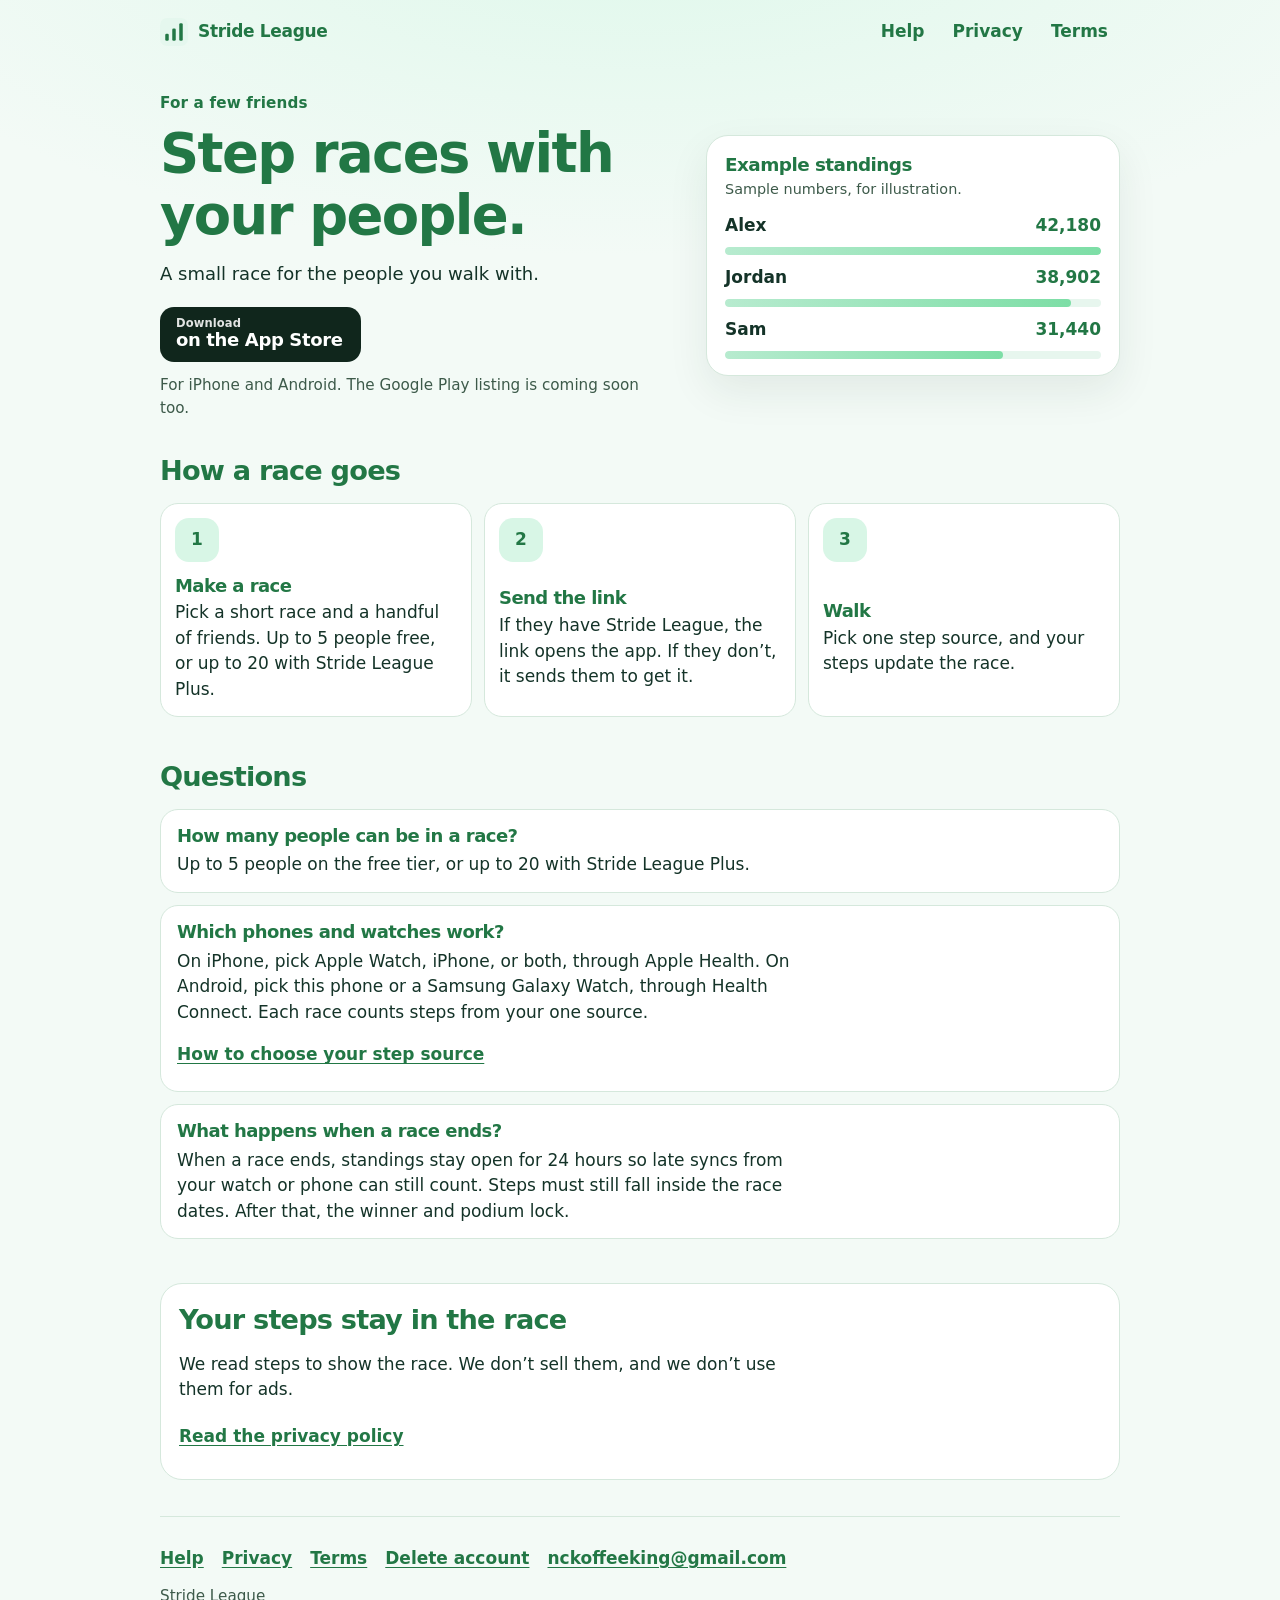
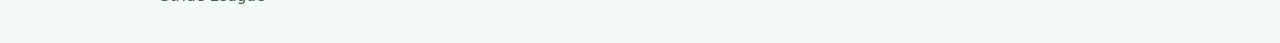
<file: index.html>
<!DOCTYPE html>
<html lang="en">
<head>
  <meta charset="utf-8">
  <meta name="viewport" content="width=device-width, initial-scale=1">
  <title>Stride League — Step races with your people</title>
  <meta name="description" content="Step races with your people. A small race for the people you walk with. Coming soon to the App Store.">
  <meta name="theme-color" content="#f3faf6">
  <link rel="canonical" href="https://strideleague.me/">
  <link rel="icon" href="/favicon.svg" type="image/svg+xml">
  <link rel="stylesheet" href="/site.css">
</head>
<body>
  <a class="skip-link" href="#content">Skip to content</a>
  <header class="wrap site-header">
    <a class="wordmark" href="/">
      <svg viewBox="0 0 32 32" aria-hidden="true">
        <rect width="32" height="32" rx="8" fill="#e5f7ee"/>
        <rect x="6" y="18" width="4" height="8" rx="1.5" fill="#227745"/>
        <rect x="14" y="12" width="4" height="14" rx="1.5" fill="#227745"/>
        <rect x="22" y="6" width="4" height="20" rx="1.5" fill="#227745"/>
      </svg>
      Stride League
    </a>
    <nav class="site-nav" aria-label="Site">
      <a href="/help/">Help</a>
      <a href="/privacy.html">Privacy</a>
      <a href="/terms.html">Terms</a>
    </nav>
  </header>

  <main id="content">
    <section class="wrap hero" aria-labelledby="hero-title">
      <div class="hero-grid">
        <div>
          <p class="eyebrow">For a few friends</p>
          <h1 id="hero-title">Step races with your people.</h1>
          <p class="lead">A small race for the people you walk with.</p>
          <p class="store-badge" id="store-badge">
            <span class="store-badge-kicker">Coming soon</span>
            <span class="store-badge-name">to the App Store</span>
          </p>
          <p class="quiet">For iPhone and Android. The Google Play listing is coming soon too.</p>
        </div>

        <aside class="card" aria-labelledby="example-title">
          <h2 id="example-title">Example standings</h2>
          <p class="sample-note">Sample numbers, for illustration.</p>
          <ol class="standings">
            <li>
              <div class="standing-row">
                <span class="who">Alex</span>
                <span class="tally">42,180</span>
              </div>
              <div class="track" aria-hidden="true"><div class="fill" style="width: 100%"></div></div>
            </li>
            <li>
              <div class="standing-row">
                <span class="who">Jordan</span>
                <span class="tally">38,902</span>
              </div>
              <div class="track" aria-hidden="true"><div class="fill" style="width: 92%"></div></div>
            </li>
            <li>
              <div class="standing-row">
                <span class="who">Sam</span>
                <span class="tally">31,440</span>
              </div>
              <div class="track" aria-hidden="true"><div class="fill" style="width: 74%"></div></div>
            </li>
          </ol>
        </aside>
      </div>
    </section>

    <section class="wrap section" aria-labelledby="how-title">
      <h2 id="how-title">How a race goes</h2>
      <ol class="steps">
        <li>
          <span class="num" aria-hidden="true">1</span>
          <div>
            <h3>Make a race</h3>
            <p>Pick a short race and a handful of friends. Up to 5 people free, or up to 20 with Stride League Plus.</p>
          </div>
        </li>
        <li>
          <span class="num" aria-hidden="true">2</span>
          <div>
            <h3>Send the link</h3>
            <p>If they have Stride League, the link opens the app. If they don’t, it sends them to get it.</p>
          </div>
        </li>
        <li>
          <span class="num" aria-hidden="true">3</span>
          <div>
            <h3>Walk</h3>
            <p>Pick one step source, and your steps update the race.</p>
          </div>
        </li>
      </ol>
    </section>

    <section class="wrap section" aria-labelledby="faq-title">
      <h2 id="faq-title">Questions</h2>
      <div class="faq">
        <div class="faq-item">
          <h3>How many people can be in a race?</h3>
          <p>Up to 5 people on the free tier, or up to 20 with Stride League Plus.</p>
        </div>
        <div class="faq-item">
          <h3>Which phones and watches work?</h3>
          <p>On iPhone, pick Apple Watch, iPhone, or both, through Apple Health. On Android, pick this phone or a Samsung Galaxy Watch, through Health Connect. Each race counts steps from your one source.</p>
          <p><a href="/help/step-sources/">How to choose your step source</a></p>
        </div>
        <div class="faq-item">
          <h3>What happens when a race ends?</h3>
          <p>When a race ends, standings stay open for 24 hours so late syncs from your watch or phone can still count. Steps must still fall inside the race dates. After that, the winner and podium lock.</p>
        </div>
      </div>
    </section>

    <section class="wrap section">
      <div class="promise">
        <h2>Your steps stay in the race</h2>
        <p>We read steps to show the race. We don’t sell them, and we don’t use them for ads.</p>
        <a href="/privacy.html">Read the privacy policy</a>
      </div>
    </section>
  </main>

  <footer class="wrap site-footer">
    <div class="footer-row">
      <a href="/help/">Help</a>
      <a href="/privacy.html">Privacy</a>
      <a href="/terms.html">Terms</a>
      <a href="/delete-account/">Delete account</a>
      <a href="mailto:nckoffeeking@gmail.com">nckoffeeking@gmail.com</a>
    </div>
    <p class="footer-note">Stride League</p>
  </footer>

  <script src="/config.js"></script>
  <script>
    (function () {
      if (typeof strideStoreUrl !== "function") return;
      var url = strideStoreUrl("app");
      var badge = document.getElementById("store-badge");
      if (!badge || !url) return;
      var link = document.createElement("a");
      link.className = "store-badge";
      link.id = "store-badge";
      link.href = url;
      var kicker = document.createElement("span");
      kicker.className = "store-badge-kicker";
      kicker.textContent = "Download";
      var name = document.createElement("span");
      name.className = "store-badge-name";
      name.textContent = "on the App Store";
      link.appendChild(kicker);
      link.appendChild(name);
      badge.replaceWith(link);
    })();
  </script>
</body>
</html>
</file>
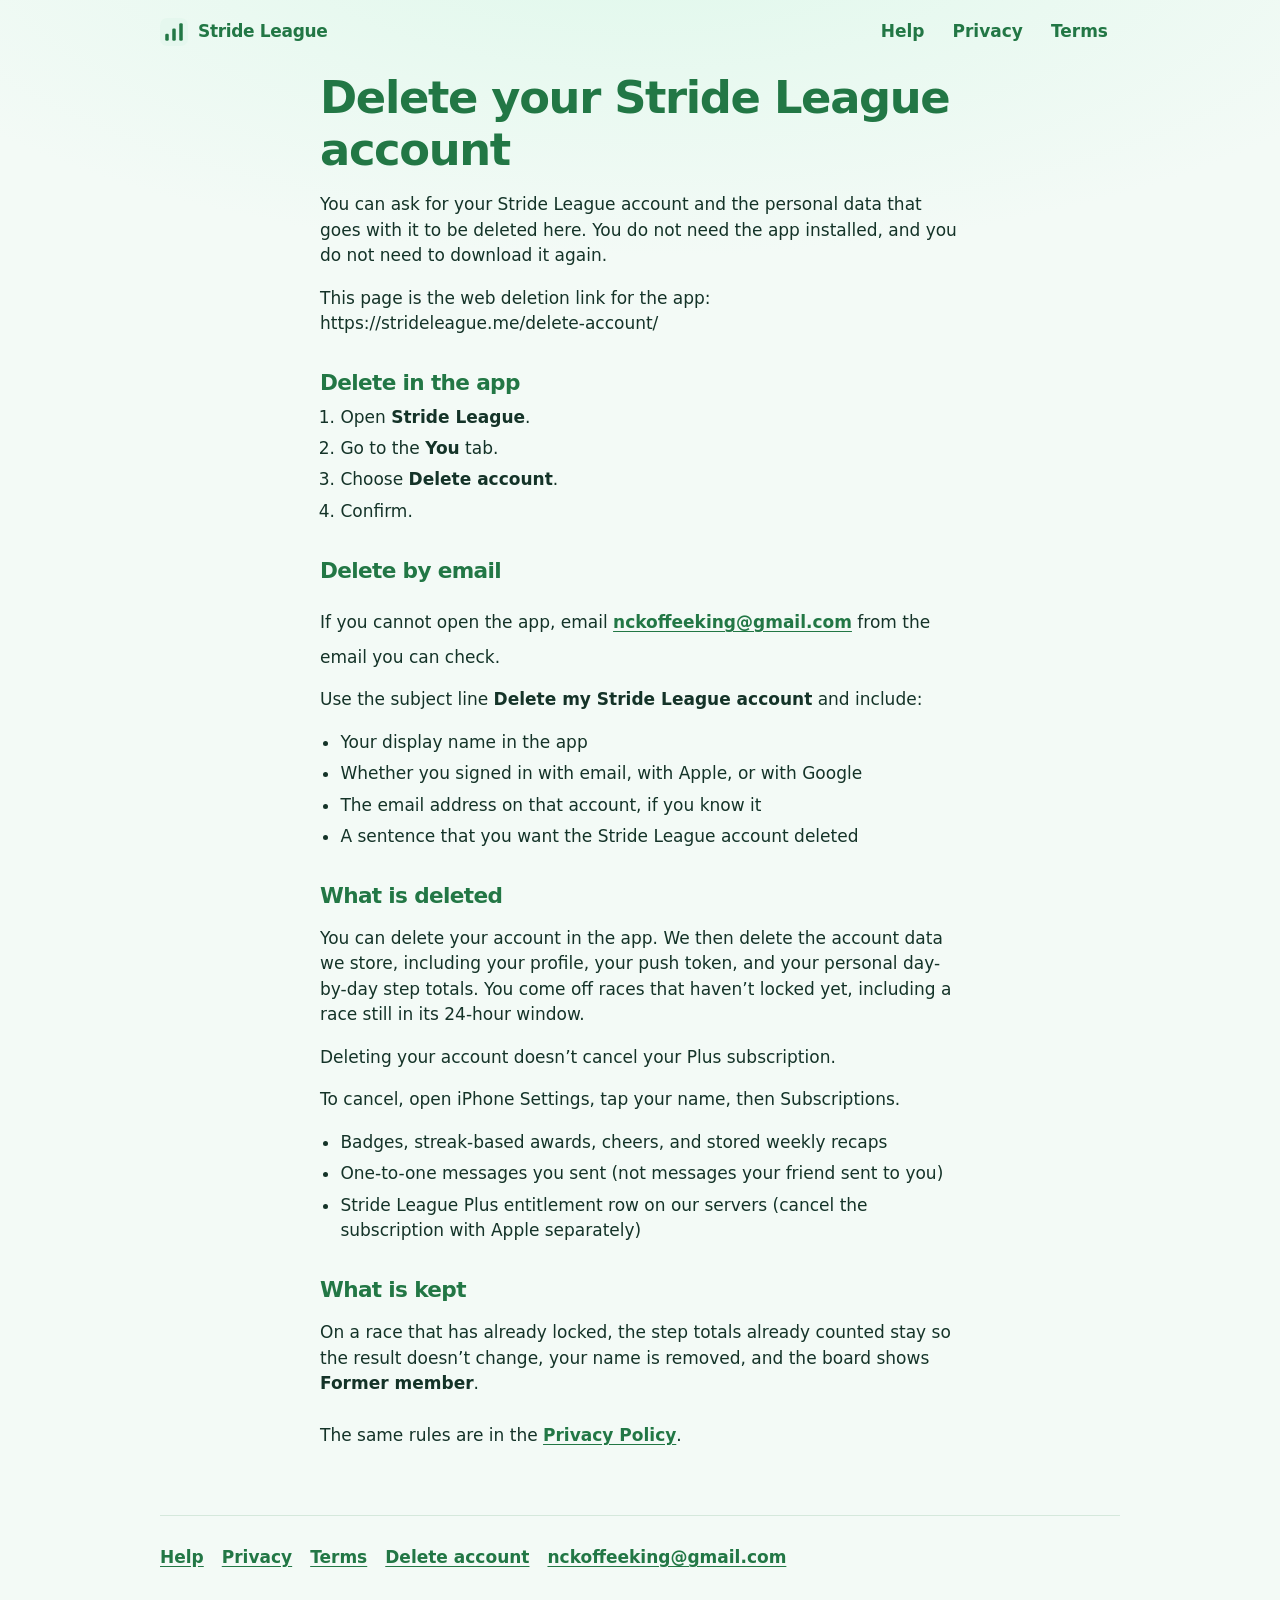
<file: delete-account/index.html>
<!DOCTYPE html>
<html lang="en">
<head>
  <!-- Draft, not legal advice -->
  <meta charset="utf-8">
  <meta name="viewport" content="width=device-width, initial-scale=1">
  <title>Delete your account · Stride League</title>
  <meta name="description" content="How to delete your Stride League account in the app or by email, and what is deleted.">
  <meta name="theme-color" content="#f3faf6">
  <link rel="canonical" href="https://strideleague.me/delete-account/">
  <link rel="icon" href="/favicon.svg" type="image/svg+xml">
  <link rel="stylesheet" href="/site.css">
</head>
<body>
  <a class="skip-link" href="#content">Skip to content</a>
  <header class="wrap site-header">
    <a class="wordmark" href="/">
      <svg viewBox="0 0 32 32" aria-hidden="true">
        <rect width="32" height="32" rx="8" fill="#e5f7ee"/>
        <rect x="6" y="18" width="4" height="8" rx="1.5" fill="#227745"/>
        <rect x="14" y="12" width="4" height="14" rx="1.5" fill="#227745"/>
        <rect x="22" y="6" width="4" height="20" rx="1.5" fill="#227745"/>
      </svg>
      Stride League
    </a>
    <nav class="site-nav" aria-label="Site">
      <a href="/help/">Help</a>
      <a href="/privacy.html">Privacy</a>
      <a href="/terms.html">Terms</a>
    </nav>
  </header>

  <main id="content" class="wrap sheet prose">
    <h1>Delete your Stride League account</h1>
    <p>You can ask for your Stride League account and the personal data that goes with it to be deleted here. You do not need the app installed, and you do not need to download it again.</p>
    <p>This page is the web deletion link for the app: https://strideleague.me/delete-account/</p>

    <h2>Delete in the app</h2>
    <ol>
      <li>Open <strong>Stride League</strong>.</li>
      <li>Go to the <strong>You</strong> tab.</li>
      <li>Choose <strong>Delete account</strong>.</li>
      <li>Confirm.</li>
    </ol>

    <h2>Delete by email</h2>
    <p>If you cannot open the app, email <a href="mailto:nckoffeeking@gmail.com">nckoffeeking@gmail.com</a> from the email you can check.</p>
    <p>Use the subject line <strong>Delete my Stride League account</strong> and include:</p>
    <ul>
      <li>Your display name in the app</li>
      <li>Whether you signed in with email, with Apple, or with Google</li>
      <li>The email address on that account, if you know it</li>
      <li>A sentence that you want the Stride League account deleted</li>
    </ul>

    <h2>What is deleted</h2>
    <p>You can delete your account in the app. We then delete the account data we store, including your profile, your push token, and your personal day-by-day step totals. You come off races that haven’t locked yet, including a race still in its 24-hour window.</p>
    <p>Deleting your account doesn’t cancel your Plus subscription.</p>
    <p>To cancel, open iPhone Settings, tap your name, then Subscriptions.</p>
    <ul>
      <li>Badges, streak-based awards, cheers, and stored weekly recaps</li>
      <li>One-to-one messages you sent (not messages your friend sent to you)</li>
      <li>Stride League Plus entitlement row on our servers (cancel the subscription with Apple separately)</li>
    </ul>

    <h2>What is kept</h2>
    <p>On a race that has already locked, the step totals already counted stay so the result doesn’t change, your name is removed, and the board shows <strong>Former member</strong>.</p>
    <p>The same rules are in the <a href="/privacy.html">Privacy Policy</a>.</p>
  </main>

  <footer class="wrap site-footer">
    <div class="footer-row">
      <a href="/help/">Help</a>
      <a href="/privacy.html">Privacy</a>
      <a href="/terms.html">Terms</a>
      <a href="/delete-account/">Delete account</a>
      <a href="mailto:nckoffeeking@gmail.com">nckoffeeking@gmail.com</a>
    </div>
  </footer>
</body>
</html>
</file>
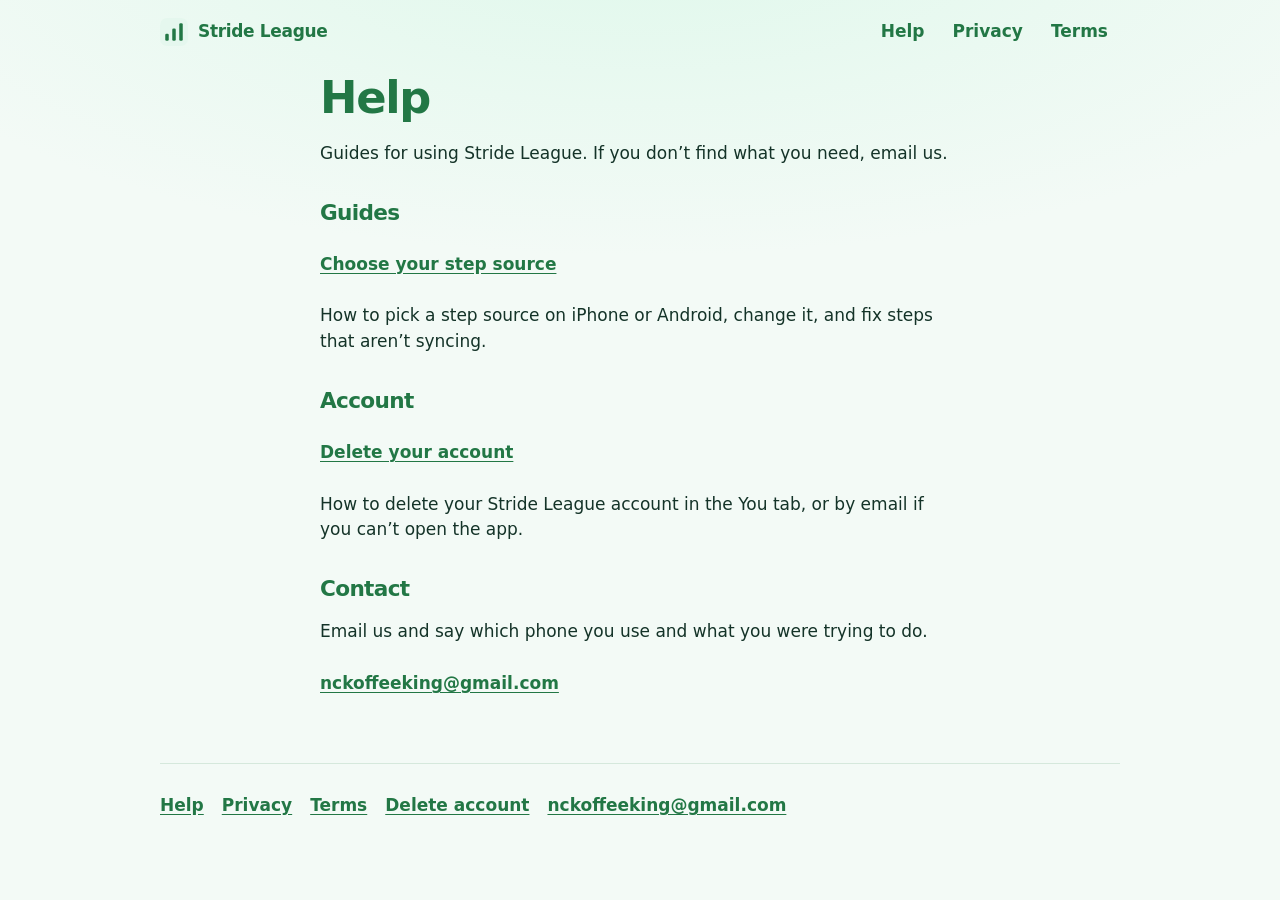
<file: help/index.html>
<!DOCTYPE html>
<html lang="en">
<head>
  <meta charset="utf-8">
  <meta name="viewport" content="width=device-width, initial-scale=1">
  <title>Help · Stride League</title>
  <meta name="description" content="Guides for Stride League, and how to contact support.">
  <meta name="theme-color" content="#f3faf6">
  <link rel="canonical" href="https://strideleague.me/help/">
  <link rel="icon" href="/favicon.svg" type="image/svg+xml">
  <link rel="stylesheet" href="/site.css">
</head>
<body>
  <a class="skip-link" href="#content">Skip to content</a>
  <header class="wrap site-header">
    <a class="wordmark" href="/">
      <svg viewBox="0 0 32 32" aria-hidden="true">
        <rect width="32" height="32" rx="8" fill="#e5f7ee"/>
        <rect x="6" y="18" width="4" height="8" rx="1.5" fill="#227745"/>
        <rect x="14" y="12" width="4" height="14" rx="1.5" fill="#227745"/>
        <rect x="22" y="6" width="4" height="20" rx="1.5" fill="#227745"/>
      </svg>
      Stride League
    </a>
    <nav class="site-nav" aria-label="Site">
      <a href="/help/" aria-current="page">Help</a>
      <a href="/privacy.html">Privacy</a>
      <a href="/terms.html">Terms</a>
    </nav>
  </header>

  <main id="content" class="wrap sheet prose">
    <h1>Help</h1>
    <p>Guides for using Stride League. If you don’t find what you need, email us.</p>

    <h2>Guides</h2>
    <p><a href="/help/step-sources/">Choose your step source</a></p>
    <p>How to pick a step source on iPhone or Android, change it, and fix steps that aren’t syncing.</p>

    <h2>Account</h2>
    <p><a href="/delete-account/">Delete your account</a></p>
    <p>How to delete your Stride League account in the You tab, or by email if you can’t open the app.</p>

    <h2>Contact</h2>
    <p>Email us and say which phone you use and what you were trying to do.</p>
    <p><a href="mailto:nckoffeeking@gmail.com">nckoffeeking@gmail.com</a></p>
  </main>

  <footer class="wrap site-footer">
    <div class="footer-row">
      <a href="/help/">Help</a>
      <a href="/privacy.html">Privacy</a>
      <a href="/terms.html">Terms</a>
      <a href="/delete-account/">Delete account</a>
      <a href="mailto:nckoffeeking@gmail.com">nckoffeeking@gmail.com</a>
    </div>
  </footer>
</body>
</html>
</file>
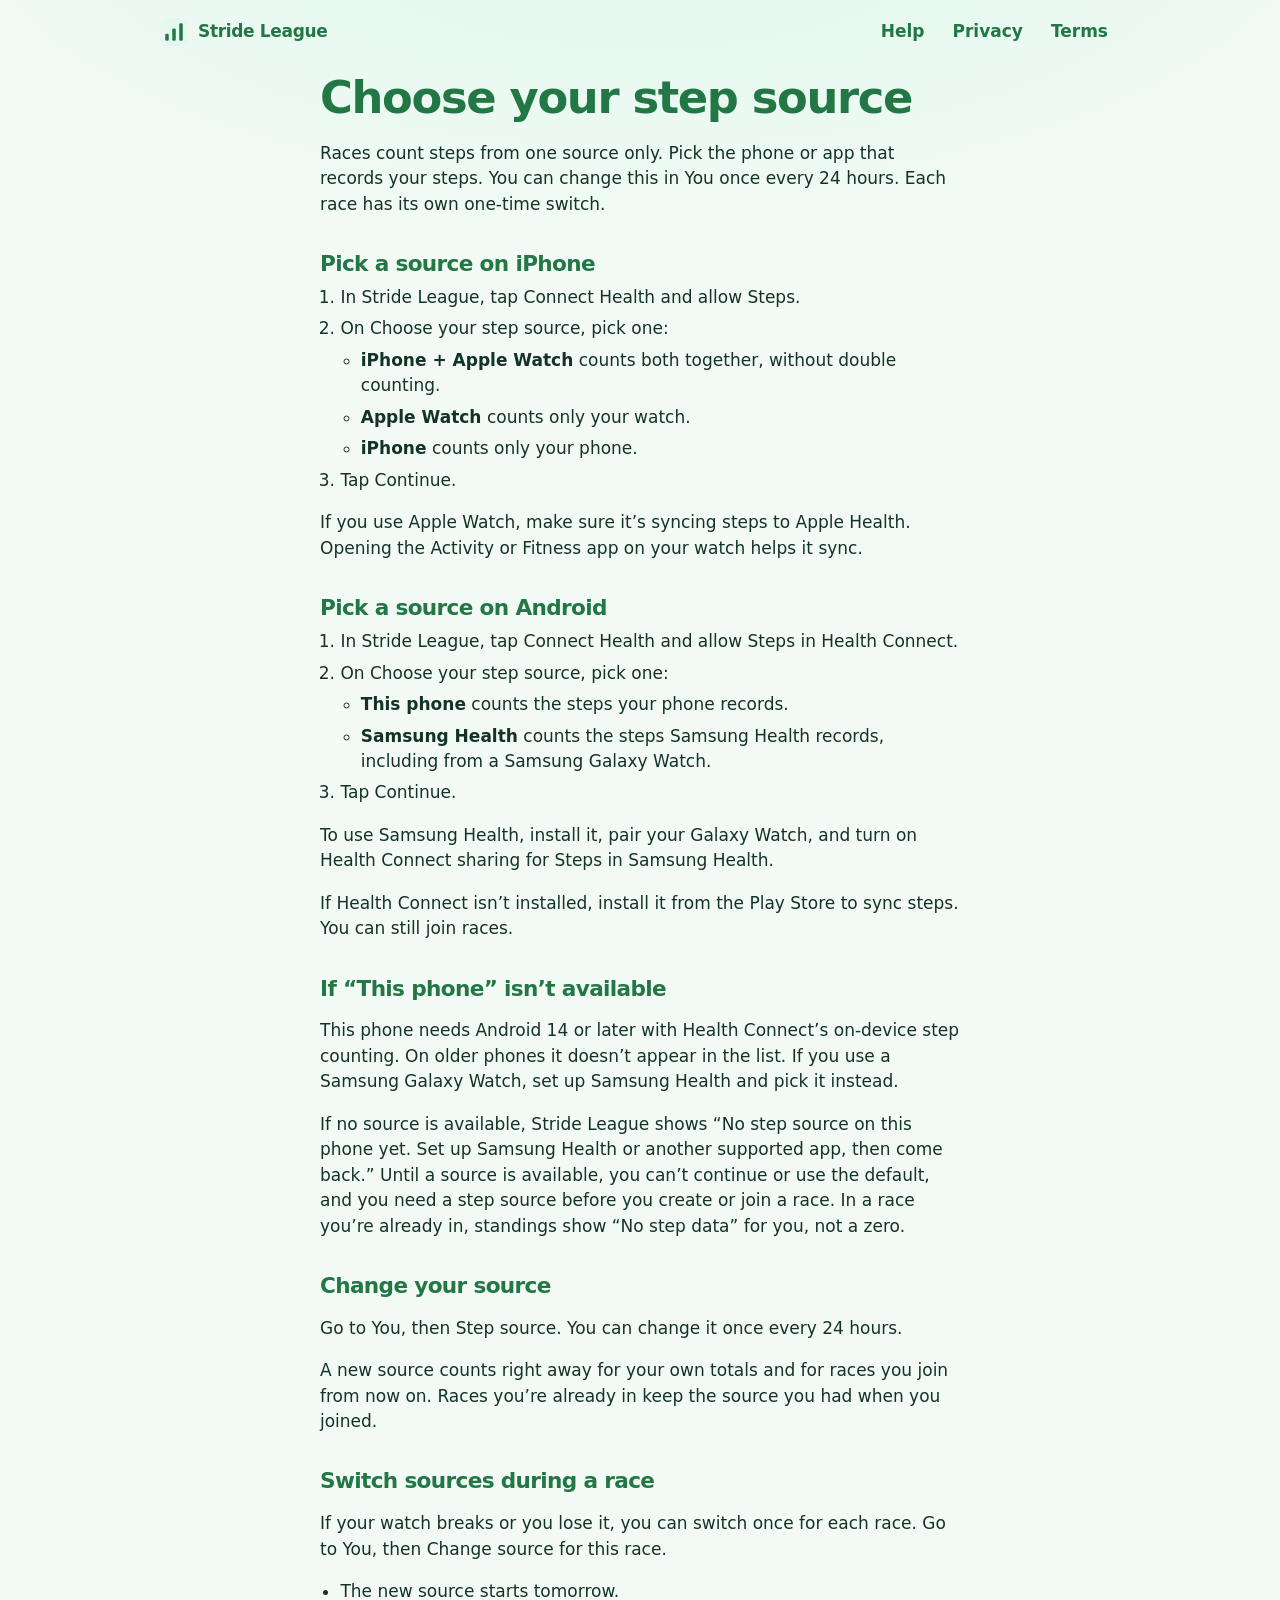
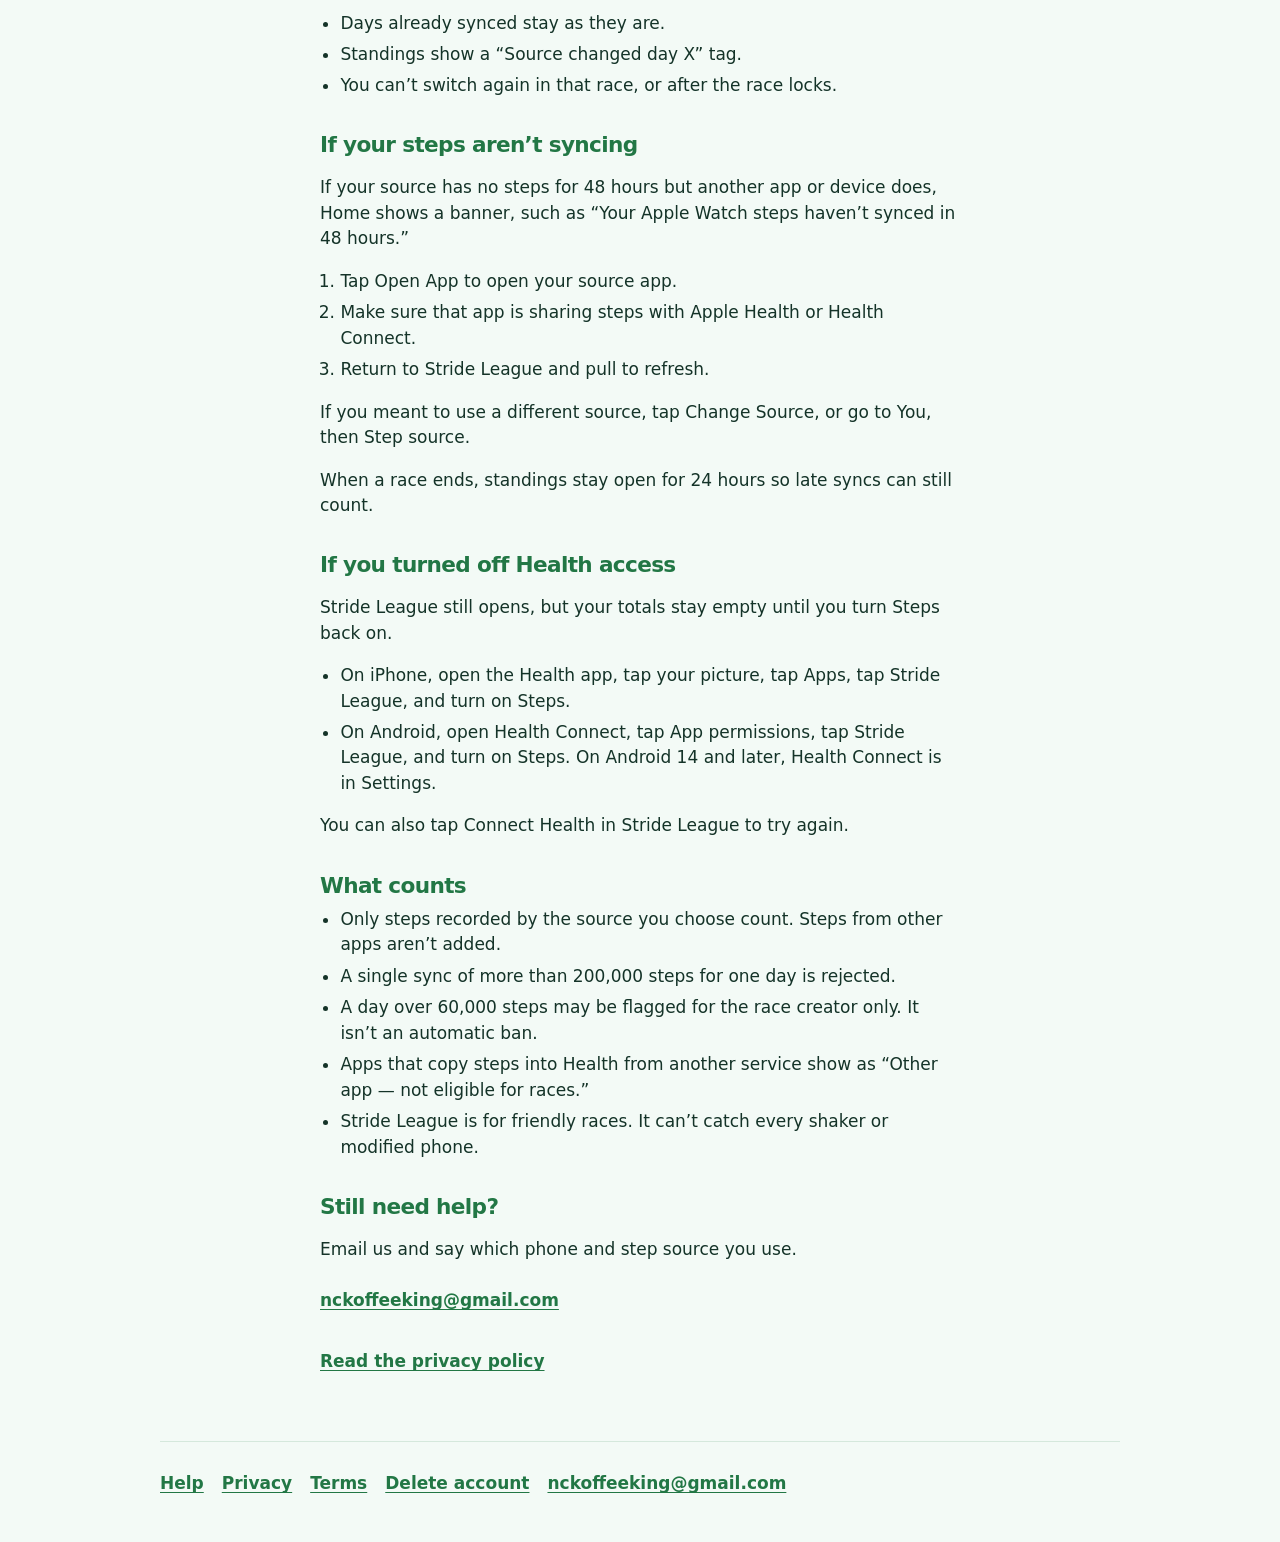
<file: help/step-sources/index.html>
<!DOCTYPE html>
<html lang="en">
<head>
  <meta charset="utf-8">
  <meta name="viewport" content="width=device-width, initial-scale=1">
  <title>Choose your step source · Stride League</title>
  <meta name="description" content="How to pick a step source in Stride League, switch during a race, and fix steps that aren’t syncing.">
  <meta name="theme-color" content="#f3faf6">
  <link rel="canonical" href="https://strideleague.me/help/step-sources/">
  <link rel="icon" href="/favicon.svg" type="image/svg+xml">
  <link rel="stylesheet" href="/site.css">
</head>
<body>
  <a class="skip-link" href="#content">Skip to content</a>
  <header class="wrap site-header">
    <a class="wordmark" href="/">
      <svg viewBox="0 0 32 32" aria-hidden="true">
        <rect width="32" height="32" rx="8" fill="#e5f7ee"/>
        <rect x="6" y="18" width="4" height="8" rx="1.5" fill="#227745"/>
        <rect x="14" y="12" width="4" height="14" rx="1.5" fill="#227745"/>
        <rect x="22" y="6" width="4" height="20" rx="1.5" fill="#227745"/>
      </svg>
      Stride League
    </a>
    <nav class="site-nav" aria-label="Site">
      <a href="/help/">Help</a>
      <a href="/privacy.html">Privacy</a>
      <a href="/terms.html">Terms</a>
    </nav>
  </header>

  <main id="content" class="wrap sheet prose">
    <h1>Choose your step source</h1>
    <p>Races count steps from one source only. Pick the phone or app that records your steps. You can change this in You once every 24 hours. Each race has its own one-time switch.</p>

    <h2>Pick a source on iPhone</h2>
    <ol>
      <li>In Stride League, tap Connect Health and allow Steps.</li>
      <li>On Choose your step source, pick one:
        <ul>
          <li><strong>iPhone + Apple Watch</strong> counts both together, without double counting.</li>
          <li><strong>Apple Watch</strong> counts only your watch.</li>
          <li><strong>iPhone</strong> counts only your phone.</li>
        </ul>
      </li>
      <li>Tap Continue.</li>
    </ol>
    <p>If you use Apple Watch, make sure it’s syncing steps to Apple Health. Opening the Activity or Fitness app on your watch helps it sync.</p>

    <h2>Pick a source on Android</h2>
    <ol>
      <li>In Stride League, tap Connect Health and allow Steps in Health Connect.</li>
      <li>On Choose your step source, pick one:
        <ul>
          <li><strong>This phone</strong> counts the steps your phone records.</li>
          <li><strong>Samsung Health</strong> counts the steps Samsung Health records, including from a Samsung Galaxy Watch.</li>
        </ul>
      </li>
      <li>Tap Continue.</li>
    </ol>
    <p>To use Samsung Health, install it, pair your Galaxy Watch, and turn on Health Connect sharing for Steps in Samsung Health.</p>
    <p>If Health Connect isn’t installed, install it from the Play Store to sync steps. You can still join races.</p>

    <h2>If “This phone” isn’t available</h2>
    <p>This phone needs Android 14 or later with Health Connect’s on-device step counting. On older phones it doesn’t appear in the list. If you use a Samsung Galaxy Watch, set up Samsung Health and pick it instead.</p>
    <p>If no source is available, Stride League shows “No step source on this phone yet. Set up Samsung Health or another supported app, then come back.” Until a source is available, you can’t continue or use the default, and you need a step source before you create or join a race. In a race you’re already in, standings show “No step data” for you, not a zero.</p>

    <h2>Change your source</h2>
    <p>Go to You, then Step source. You can change it once every 24 hours.</p>
    <p>A new source counts right away for your own totals and for races you join from now on. Races you’re already in keep the source you had when you joined.</p>

    <h2>Switch sources during a race</h2>
    <p>If your watch breaks or you lose it, you can switch once for each race. Go to You, then Change source for this race.</p>
    <ul>
      <li>The new source starts tomorrow.</li>
      <li>Days already synced stay as they are.</li>
      <li>Standings show a “Source changed day X” tag.</li>
      <li>You can’t switch again in that race, or after the race locks.</li>
    </ul>

    <h2>If your steps aren’t syncing</h2>
    <p>If your source has no steps for 48 hours but another app or device does, Home shows a banner, such as “Your Apple Watch steps haven’t synced in 48 hours.”</p>
    <ol>
      <li>Tap Open App to open your source app.</li>
      <li>Make sure that app is sharing steps with Apple Health or Health Connect.</li>
      <li>Return to Stride League and pull to refresh.</li>
    </ol>
    <p>If you meant to use a different source, tap Change Source, or go to You, then Step source.</p>
    <p>When a race ends, standings stay open for 24 hours so late syncs can still count.</p>

    <h2>If you turned off Health access</h2>
    <p>Stride League still opens, but your totals stay empty until you turn Steps back on.</p>
    <ul>
      <li>On iPhone, open the Health app, tap your picture, tap Apps, tap Stride League, and turn on Steps.</li>
      <li>On Android, open Health Connect, tap App permissions, tap Stride League, and turn on Steps. On Android 14 and later, Health Connect is in Settings.</li>
    </ul>
    <p>You can also tap Connect Health in Stride League to try again.</p>

    <h2>What counts</h2>
    <ul>
      <li>Only steps recorded by the source you choose count. Steps from other apps aren’t added.</li>
      <li>A single sync of more than 200,000 steps for one day is rejected.</li>
      <li>A day over 60,000 steps may be flagged for the race creator only. It isn’t an automatic ban.</li>
      <li>Apps that copy steps into Health from another service show as “Other app — not eligible for races.”</li>
      <li>Stride League is for friendly races. It can’t catch every shaker or modified phone.</li>
    </ul>

    <h2>Still need help?</h2>
    <p>Email us and say which phone and step source you use.</p>
    <p><a href="mailto:nckoffeeking@gmail.com">nckoffeeking@gmail.com</a></p>
    <p><a href="/privacy.html">Read the privacy policy</a></p>
  </main>

  <footer class="wrap site-footer">
    <div class="footer-row">
      <a href="/help/">Help</a>
      <a href="/privacy.html">Privacy</a>
      <a href="/terms.html">Terms</a>
      <a href="/delete-account/">Delete account</a>
      <a href="mailto:nckoffeeking@gmail.com">nckoffeeking@gmail.com</a>
    </div>
  </footer>
</body>
</html>
</file>
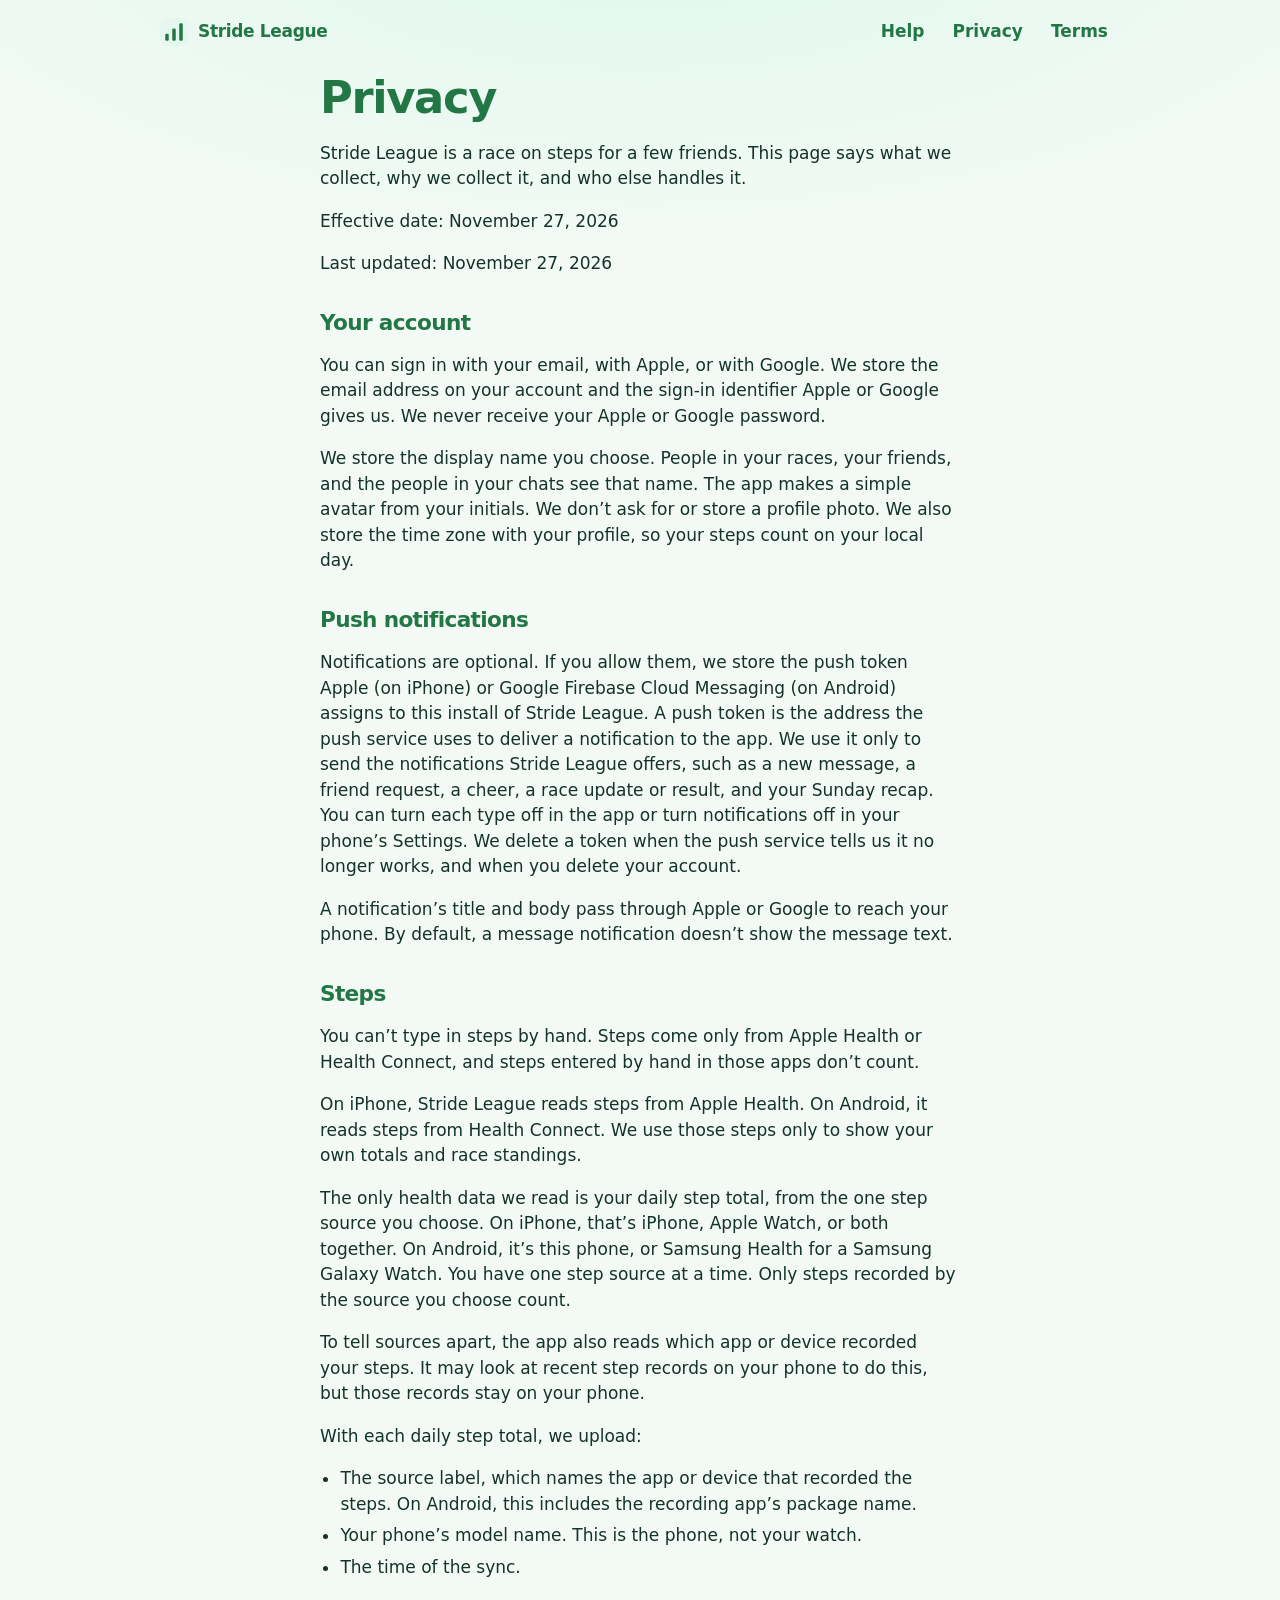
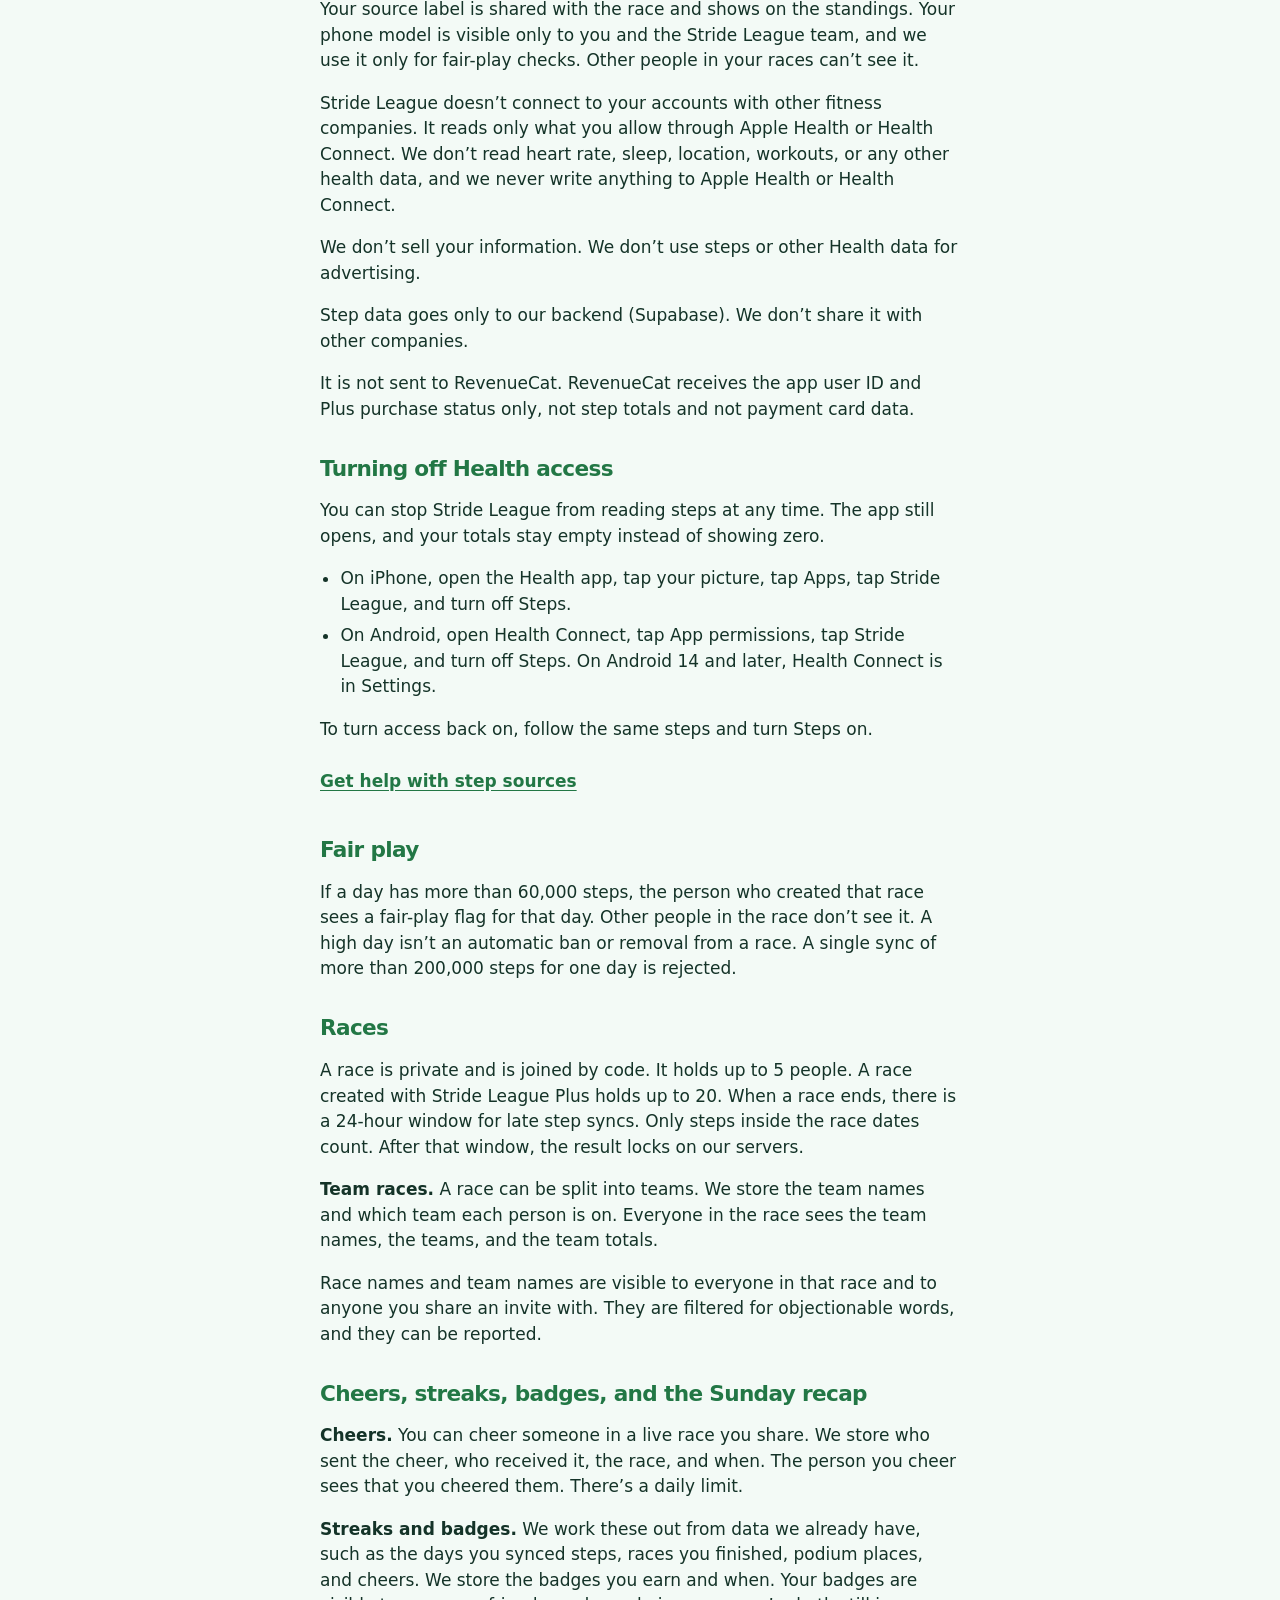
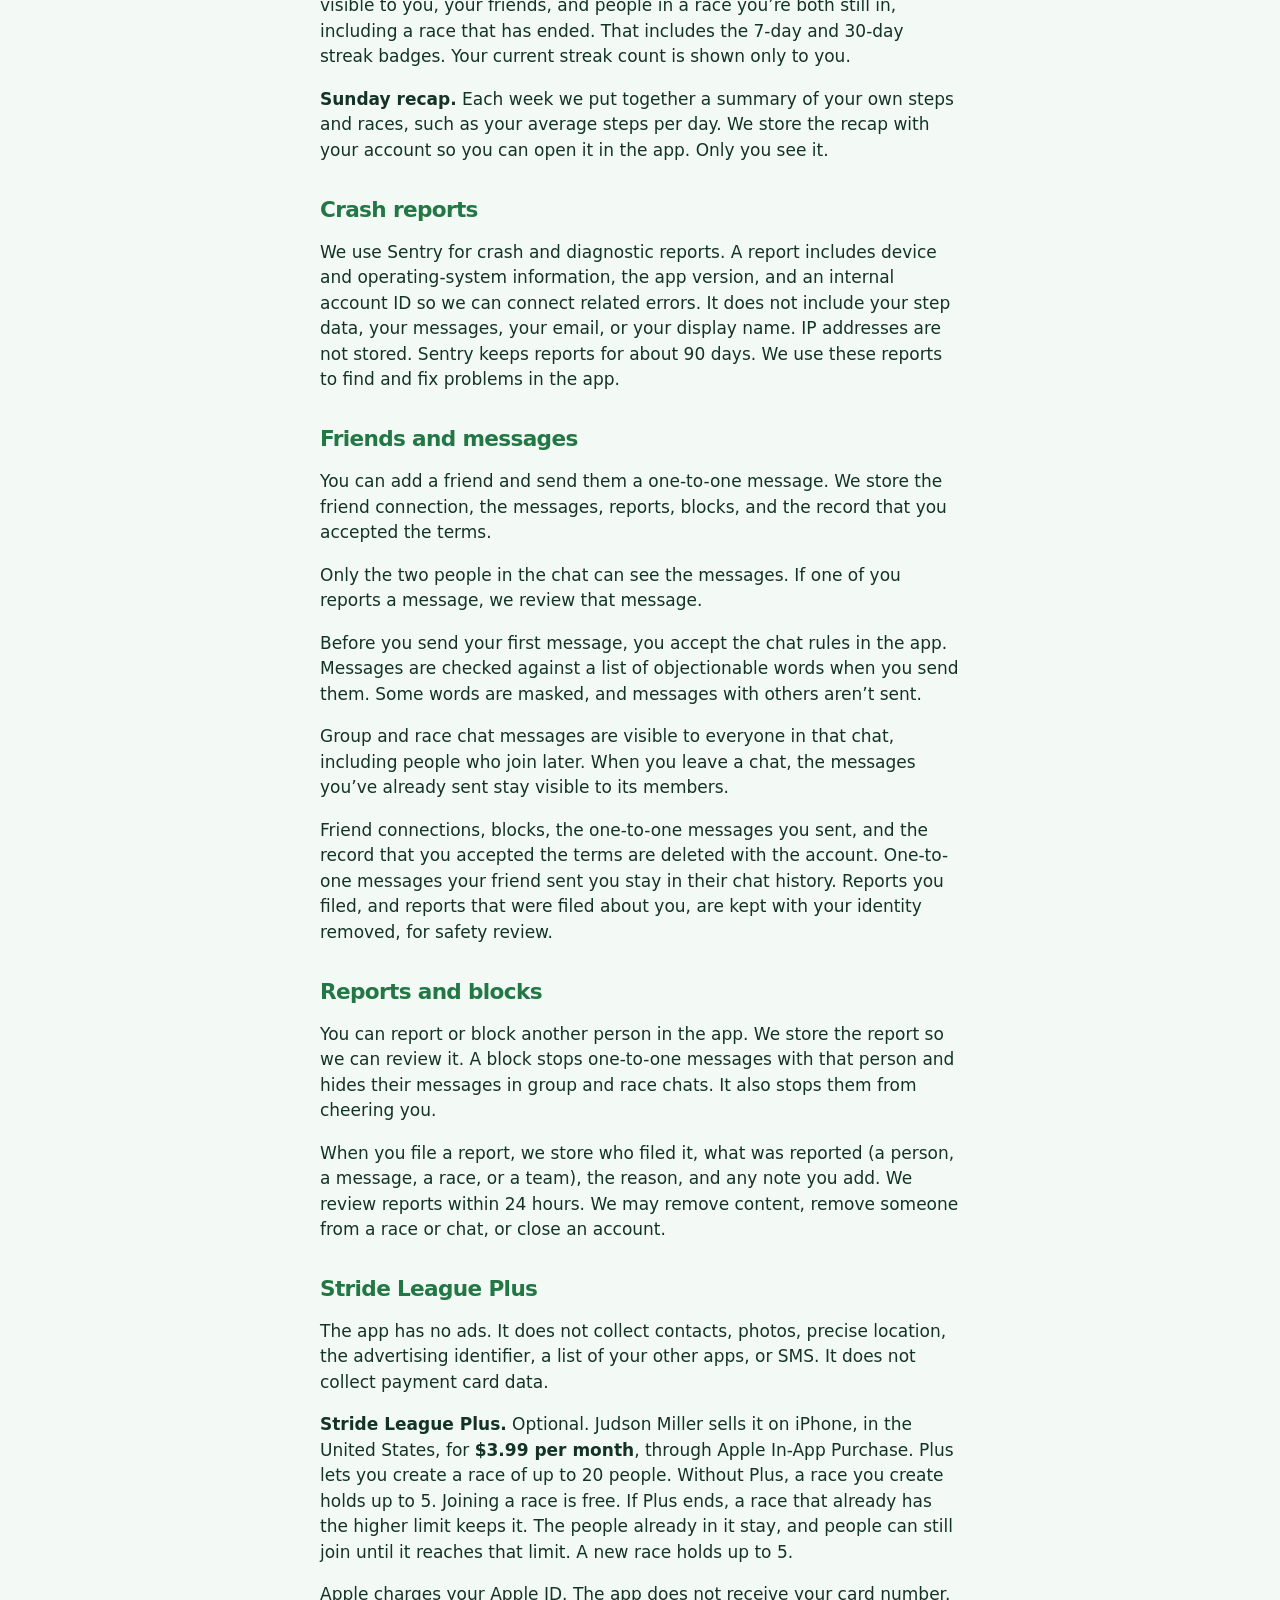
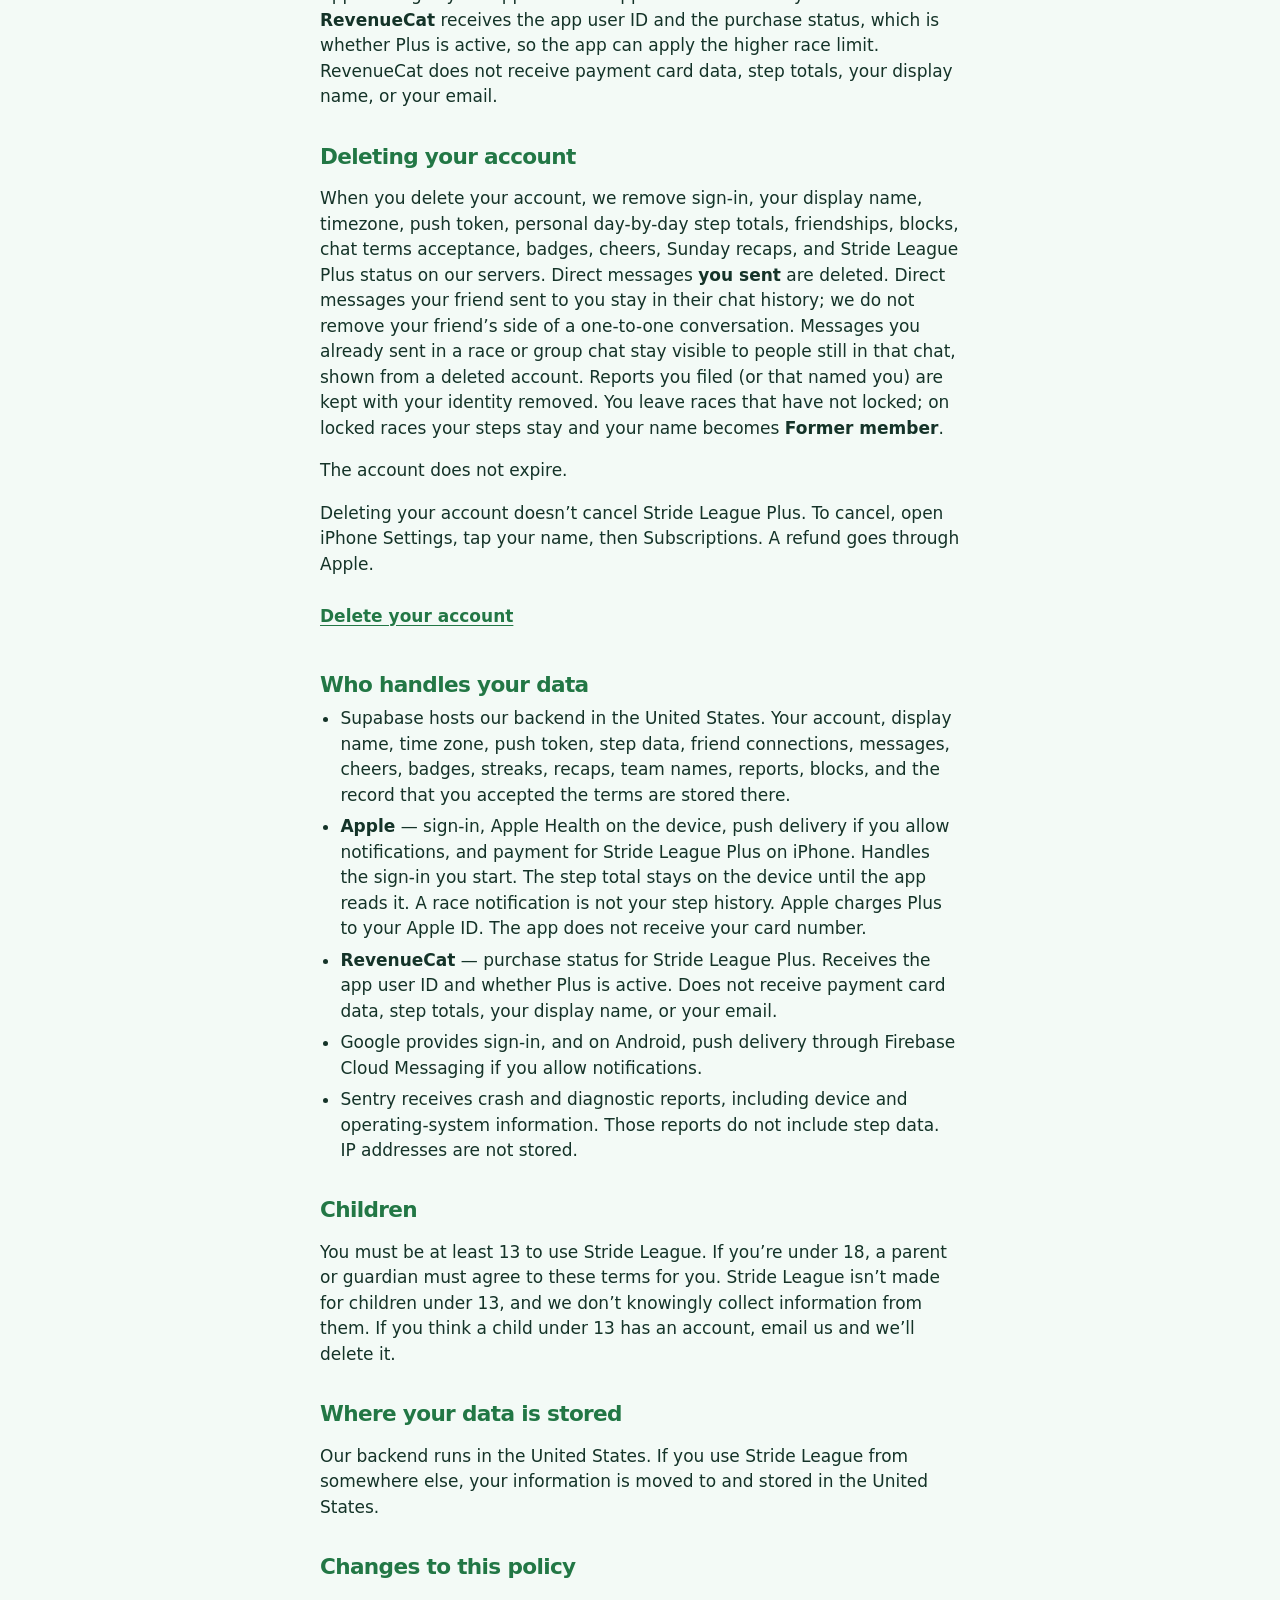
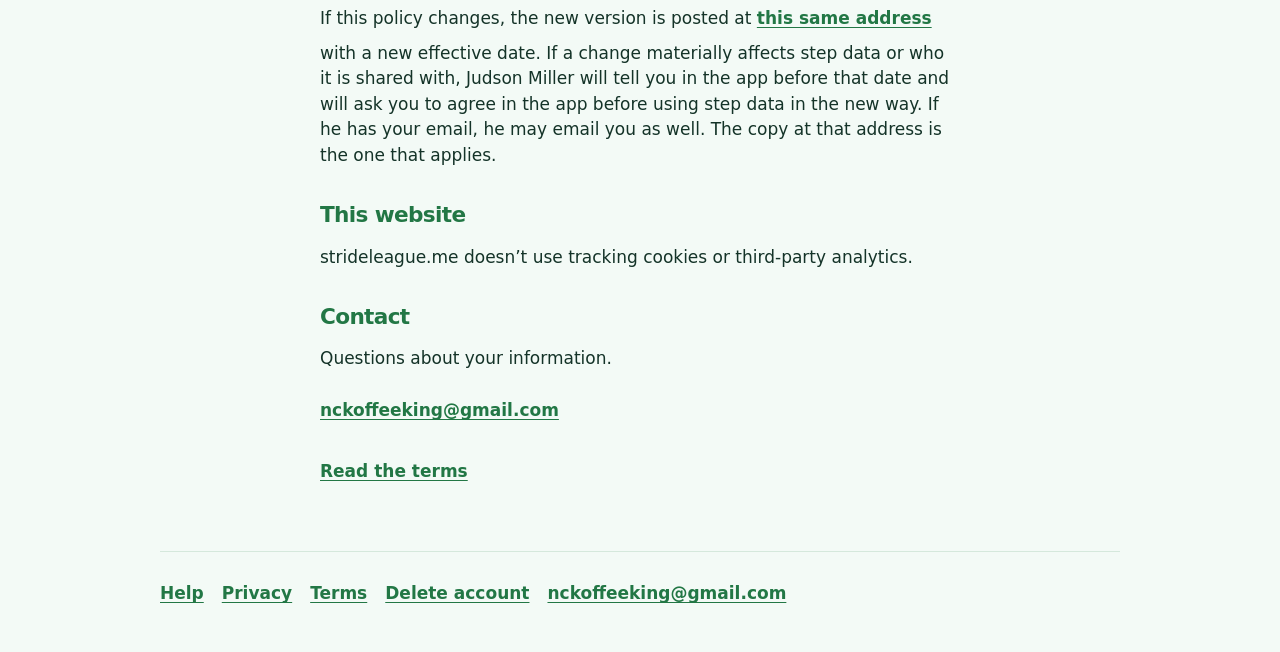
<file: privacy.html>
<!DOCTYPE html>
<html lang="en">
<head>
  <!-- Draft, not legal advice -->
  <meta charset="utf-8">
  <meta name="viewport" content="width=device-width, initial-scale=1">
  <title>Privacy · Stride League</title>
  <meta name="description" content="How Stride League handles your account, steps, friends, messages, notifications, and crash reports.">
  <meta name="theme-color" content="#f3faf6">
  <link rel="canonical" href="https://strideleague.me/privacy.html">
  <link rel="icon" href="/favicon.svg" type="image/svg+xml">
  <link rel="stylesheet" href="/site.css">
</head>
<body>
  <a class="skip-link" href="#content">Skip to content</a>
  <header class="wrap site-header">
    <a class="wordmark" href="/">
      <svg viewBox="0 0 32 32" aria-hidden="true">
        <rect width="32" height="32" rx="8" fill="#e5f7ee"/>
        <rect x="6" y="18" width="4" height="8" rx="1.5" fill="#227745"/>
        <rect x="14" y="12" width="4" height="14" rx="1.5" fill="#227745"/>
        <rect x="22" y="6" width="4" height="20" rx="1.5" fill="#227745"/>
      </svg>
      Stride League
    </a>
    <nav class="site-nav" aria-label="Site">
      <a href="/help/">Help</a>
      <a href="/privacy.html" aria-current="page">Privacy</a>
      <a href="/terms.html">Terms</a>
    </nav>
  </header>

  <main id="content" class="wrap sheet prose">
    <h1>Privacy</h1>
    <p>Stride League is a race on steps for a few friends. This page says what we collect, why we collect it, and who else handles it.</p>
    <p>Effective date: November 27, 2026</p>
    <p>Last updated: November 27, 2026</p>

    <h2>Your account</h2>
    <p>You can sign in with your email, with Apple, or with Google. We store the email address on your account and the sign-in identifier Apple or Google gives us. We never receive your Apple or Google password.</p>
    <p>We store the display name you choose. People in your races, your friends, and the people in your chats see that name. The app makes a simple avatar from your initials. We don’t ask for or store a profile photo. We also store the time zone with your profile, so your steps count on your local day.</p>

    <h2>Push notifications</h2>
    <p>Notifications are optional. If you allow them, we store the push token Apple (on iPhone) or Google Firebase Cloud Messaging (on Android) assigns to this install of Stride League. A push token is the address the push service uses to deliver a notification to the app. We use it only to send the notifications Stride League offers, such as a new message, a friend request, a cheer, a race update or result, and your Sunday recap. You can turn each type off in the app or turn notifications off in your phone’s Settings. We delete a token when the push service tells us it no longer works, and when you delete your account.</p>
    <p>A notification’s title and body pass through Apple or Google to reach your phone. By default, a message notification doesn’t show the message text.</p>

    <h2>Steps</h2>
    <p>You can’t type in steps by hand. Steps come only from Apple Health or Health Connect, and steps entered by hand in those apps don’t count.</p>
    <p>On iPhone, Stride League reads steps from Apple Health. On Android, it reads steps from Health Connect. We use those steps only to show your own totals and race standings.</p>
    <p>The only health data we read is your daily step total, from the one step source you choose. On iPhone, that’s iPhone, Apple Watch, or both together. On Android, it’s this phone, or Samsung Health for a Samsung Galaxy Watch. You have one step source at a time. Only steps recorded by the source you choose count.</p>
    <p>To tell sources apart, the app also reads which app or device recorded your steps. It may look at recent step records on your phone to do this, but those records stay on your phone.</p>
    <p>With each daily step total, we upload:</p>
    <ul>
      <li>The source label, which names the app or device that recorded the steps. On Android, this includes the recording app’s package name.</li>
      <li>Your phone’s model name. This is the phone, not your watch.</li>
      <li>The time of the sync.</li>
    </ul>
    <p>Your source label is shared with the race and shows on the standings. Your phone model is visible only to you and the Stride League team, and we use it only for fair-play checks. Other people in your races can’t see it.</p>
    <p>Stride League doesn’t connect to your accounts with other fitness companies. It reads only what you allow through Apple Health or Health Connect. We don’t read heart rate, sleep, location, workouts, or any other health data, and we never write anything to Apple Health or Health Connect.</p>
    <p>We don’t sell your information. We don’t use steps or other Health data for advertising.</p>
    <p>Step data goes only to our backend (Supabase). We don’t share it with other companies.</p>
    <p>It is not sent to RevenueCat. RevenueCat receives the app user ID and Plus purchase status only, not step totals and not payment card data.</p>

    <h2>Turning off Health access</h2>
    <p>You can stop Stride League from reading steps at any time. The app still opens, and your totals stay empty instead of showing zero.</p>
    <ul>
      <li>On iPhone, open the Health app, tap your picture, tap Apps, tap Stride League, and turn off Steps.</li>
      <li>On Android, open Health Connect, tap App permissions, tap Stride League, and turn off Steps. On Android 14 and later, Health Connect is in Settings.</li>
    </ul>
    <p>To turn access back on, follow the same steps and turn Steps on.</p>
    <p><a href="/help/step-sources/">Get help with step sources</a></p>

    <h2>Fair play</h2>
    <p>If a day has more than 60,000 steps, the person who created that race sees a fair-play flag for that day. Other people in the race don’t see it. A high day isn’t an automatic ban or removal from a race. A single sync of more than 200,000 steps for one day is rejected.</p>

    <h2>Races</h2>
    <p>A race is private and is joined by code. It holds up to 5 people. A race created with Stride League Plus holds up to 20. When a race ends, there is a 24-hour window for late step syncs. Only steps inside the race dates count. After that window, the result locks on our servers.</p>
    <p><strong>Team races.</strong> A race can be split into teams. We store the team names and which team each person is on. Everyone in the race sees the team names, the teams, and the team totals.</p>
    <p>Race names and team names are visible to everyone in that race and to anyone you share an invite with. They are filtered for objectionable words, and they can be reported.</p>

    <h2>Cheers, streaks, badges, and the Sunday recap</h2>
    <p><strong>Cheers.</strong> You can cheer someone in a live race you share. We store who sent the cheer, who received it, the race, and when. The person you cheer sees that you cheered them. There’s a daily limit.</p>
    <p><strong>Streaks and badges.</strong> We work these out from data we already have, such as the days you synced steps, races you finished, podium places, and cheers. We store the badges you earn and when. Your badges are visible to you, your friends, and people in a race you’re both still in, including a race that has ended. That includes the 7-day and 30-day streak badges. Your current streak count is shown only to you.</p>
    <p><strong>Sunday recap.</strong> Each week we put together a summary of your own steps and races, such as your average steps per day. We store the recap with your account so you can open it in the app. Only you see it.</p>

    <h2>Crash reports</h2>
    <p>We use Sentry for crash and diagnostic reports. A report includes device and operating-system information, the app version, and an internal account ID so we can connect related errors. It does not include your step data, your messages, your email, or your display name. IP addresses are not stored. Sentry keeps reports for about 90 days. We use these reports to find and fix problems in the app.</p>

    <h2>Friends and messages</h2>
    <p>You can add a friend and send them a one-to-one message. We store the friend connection, the messages, reports, blocks, and the record that you accepted the terms.</p>
    <p>Only the two people in the chat can see the messages. If one of you reports a message, we review that message.</p>
    <p>Before you send your first message, you accept the chat rules in the app. Messages are checked against a list of objectionable words when you send them. Some words are masked, and messages with others aren’t sent.</p>
    <p>Group and race chat messages are visible to everyone in that chat, including people who join later. When you leave a chat, the messages you’ve already sent stay visible to its members.</p>
    <p>Friend connections, blocks, the one-to-one messages you sent, and the record that you accepted the terms are deleted with the account. One-to-one messages your friend sent you stay in their chat history. Reports you filed, and reports that were filed about you, are kept with your identity removed, for safety review.</p>

    <h2>Reports and blocks</h2>
    <p>You can report or block another person in the app. We store the report so we can review it. A block stops one-to-one messages with that person and hides their messages in group and race chats. It also stops them from cheering you.</p>
    <p>When you file a report, we store who filed it, what was reported (a person, a message, a race, or a team), the reason, and any note you add. We review reports within 24 hours. We may remove content, remove someone from a race or chat, or close an account.</p>

    <h2>Stride League Plus</h2>
    <p>The app has no ads. It does not collect contacts, photos, precise location, the advertising identifier, a list of your other apps, or SMS. It does not collect payment card data.</p>
    <p><strong>Stride League Plus.</strong> Optional. Judson Miller sells it on iPhone, in the United States, for <strong>$3.99 per month</strong>, through Apple In-App Purchase. Plus lets you create a race of up to 20 people. Without Plus, a race you create holds up to 5. Joining a race is free. If Plus ends, a race that already has the higher limit keeps it. The people already in it stay, and people can still join until it reaches that limit. A new race holds up to 5.</p>
    <p>Apple charges your Apple ID. The app does not receive your card number. <strong>RevenueCat</strong> receives the app user ID and the purchase status, which is whether Plus is active, so the app can apply the higher race limit. RevenueCat does not receive payment card data, step totals, your display name, or your email.</p>

    <h2>Deleting your account</h2>
    <p>When you delete your account, we remove sign-in, your display name, timezone, push token, personal day-by-day step totals, friendships, blocks, chat terms acceptance, badges, cheers, Sunday recaps, and Stride League Plus status on our servers. Direct messages <strong>you sent</strong> are deleted. Direct messages your friend sent to you stay in their chat history; we do not remove your friend’s side of a one-to-one conversation. Messages you already sent in a race or group chat stay visible to people still in that chat, shown from a deleted account. Reports you filed (or that named you) are kept with your identity removed. You leave races that have not locked; on locked races your steps stay and your name becomes <strong>Former member</strong>.</p>
    <p>The account does not expire.</p>
    <p>Deleting your account doesn’t cancel Stride League Plus. To cancel, open iPhone Settings, tap your name, then Subscriptions. A refund goes through Apple.</p>
    <p><a href="/delete-account/">Delete your account</a></p>

    <h2>Who handles your data</h2>
    <ul>
      <li>Supabase hosts our backend in the United States. Your account, display name, time zone, push token, step data, friend connections, messages, cheers, badges, streaks, recaps, team names, reports, blocks, and the record that you accepted the terms are stored there.</li>
      <li><strong>Apple</strong> — sign-in, Apple Health on the device, push delivery if you allow notifications, and payment for Stride League Plus on iPhone. Handles the sign-in you start. The step total stays on the device until the app reads it. A race notification is not your step history. Apple charges Plus to your Apple ID. The app does not receive your card number.</li>
      <li><strong>RevenueCat</strong> — purchase status for Stride League Plus. Receives the app user ID and whether Plus is active. Does not receive payment card data, step totals, your display name, or your email.</li>
      <li>Google provides sign-in, and on Android, push delivery through Firebase Cloud Messaging if you allow notifications.</li>
      <li>Sentry receives crash and diagnostic reports, including device and operating-system information. Those reports do not include step data. IP addresses are not stored.</li>
    </ul>

    <h2>Children</h2>
    <p>You must be at least 13 to use Stride League. If you’re under 18, a parent or guardian must agree to these terms for you. Stride League isn’t made for children under 13, and we don’t knowingly collect information from them. If you think a child under 13 has an account, email us and we’ll delete it.</p>

    <h2>Where your data is stored</h2>
    <p>Our backend runs in the United States. If you use Stride League from somewhere else, your information is moved to and stored in the United States.</p>

    <h2>Changes to this policy</h2>
    <p>If this policy changes, the new version is posted at <a href="https://strideleague.me/privacy/">this same address</a> with a new effective date. If a change materially affects step data or who it is shared with, Judson Miller will tell you in the app before that date and will ask you to agree in the app before using step data in the new way. If he has your email, he may email you as well. The copy at that address is the one that applies.</p>

    <h2>This website</h2>
    <p>strideleague.me doesn’t use tracking cookies or third-party analytics.</p>

    <h2>Contact</h2>
    <p>Questions about your information.</p>
    <p><a href="mailto:nckoffeeking@gmail.com">nckoffeeking@gmail.com</a></p>
    <p><a href="/terms.html">Read the terms</a></p>
  </main>

  <footer class="wrap site-footer">
    <div class="footer-row">
      <a href="/help/">Help</a>
      <a href="/privacy.html">Privacy</a>
      <a href="/terms.html">Terms</a>
      <a href="/delete-account/">Delete account</a>
      <a href="mailto:nckoffeeking@gmail.com">nckoffeeking@gmail.com</a>
    </div>
  </footer>
</body>
</html>
</file>
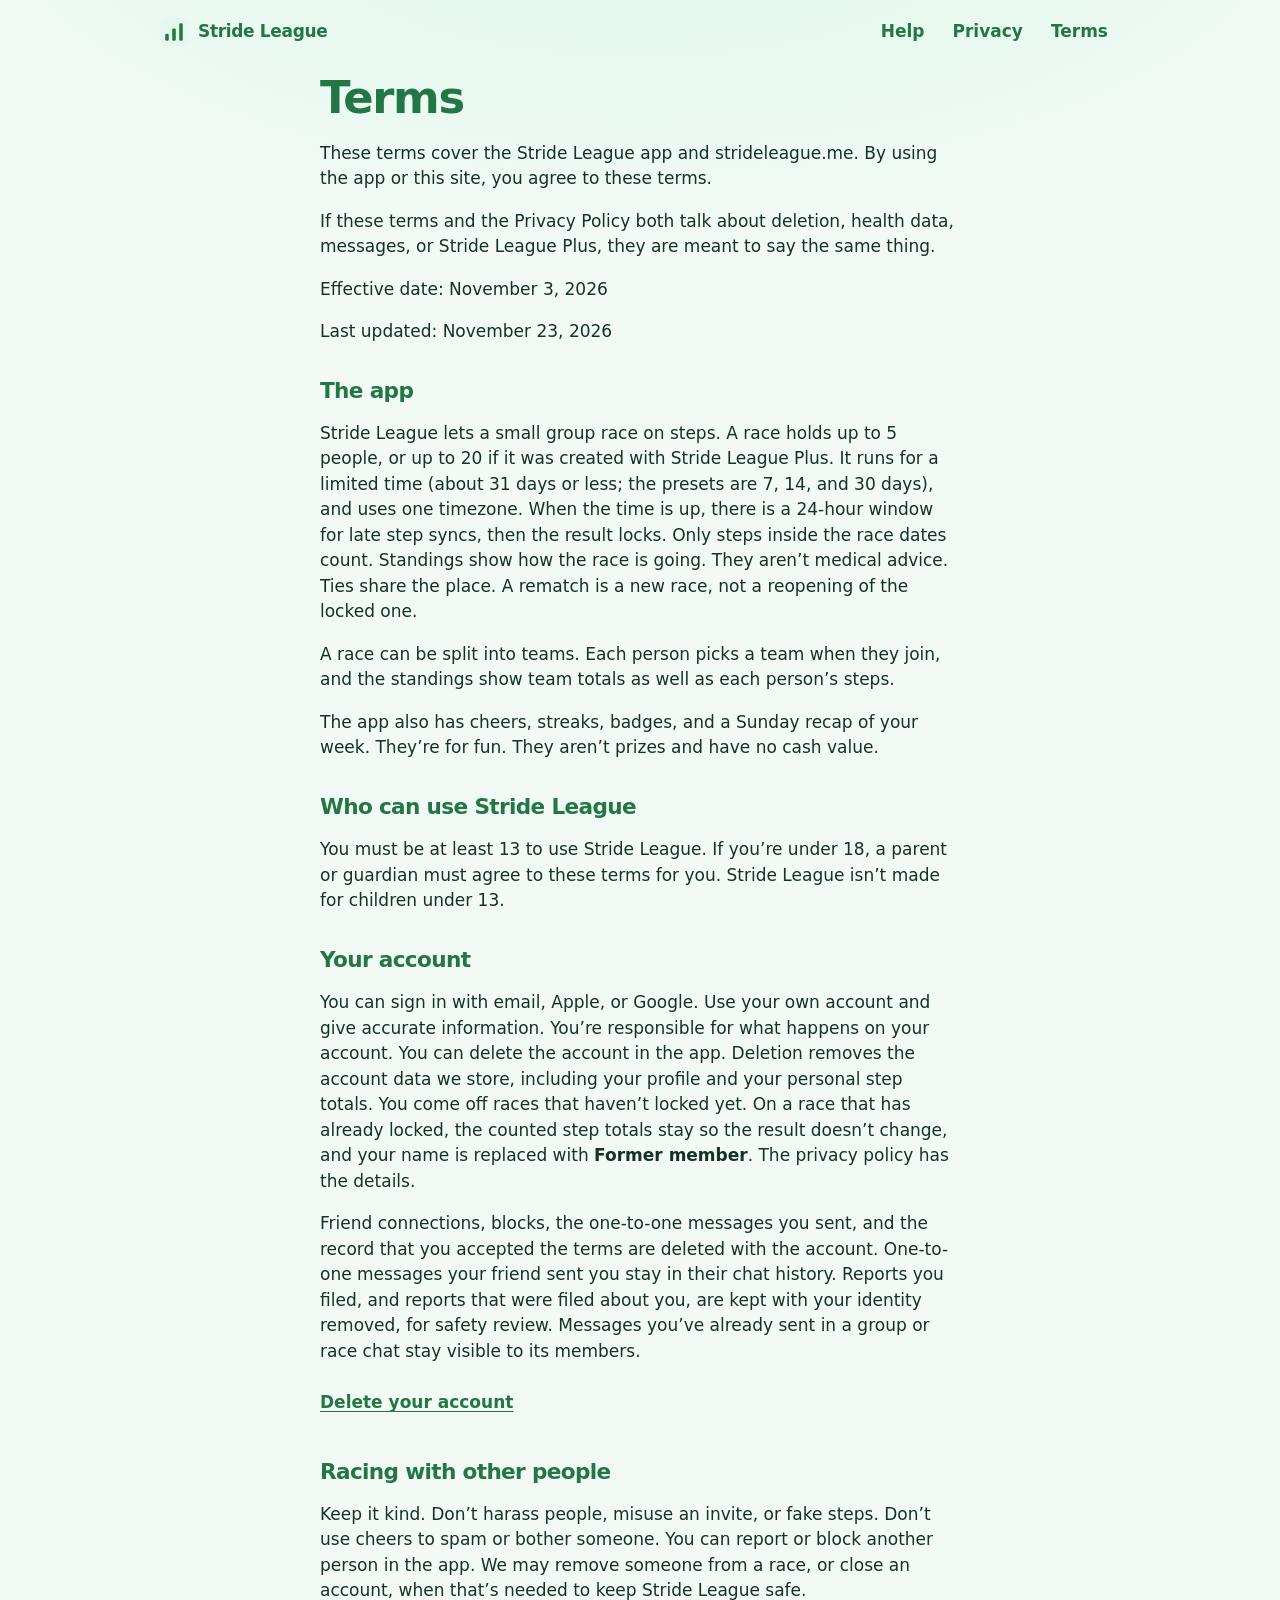
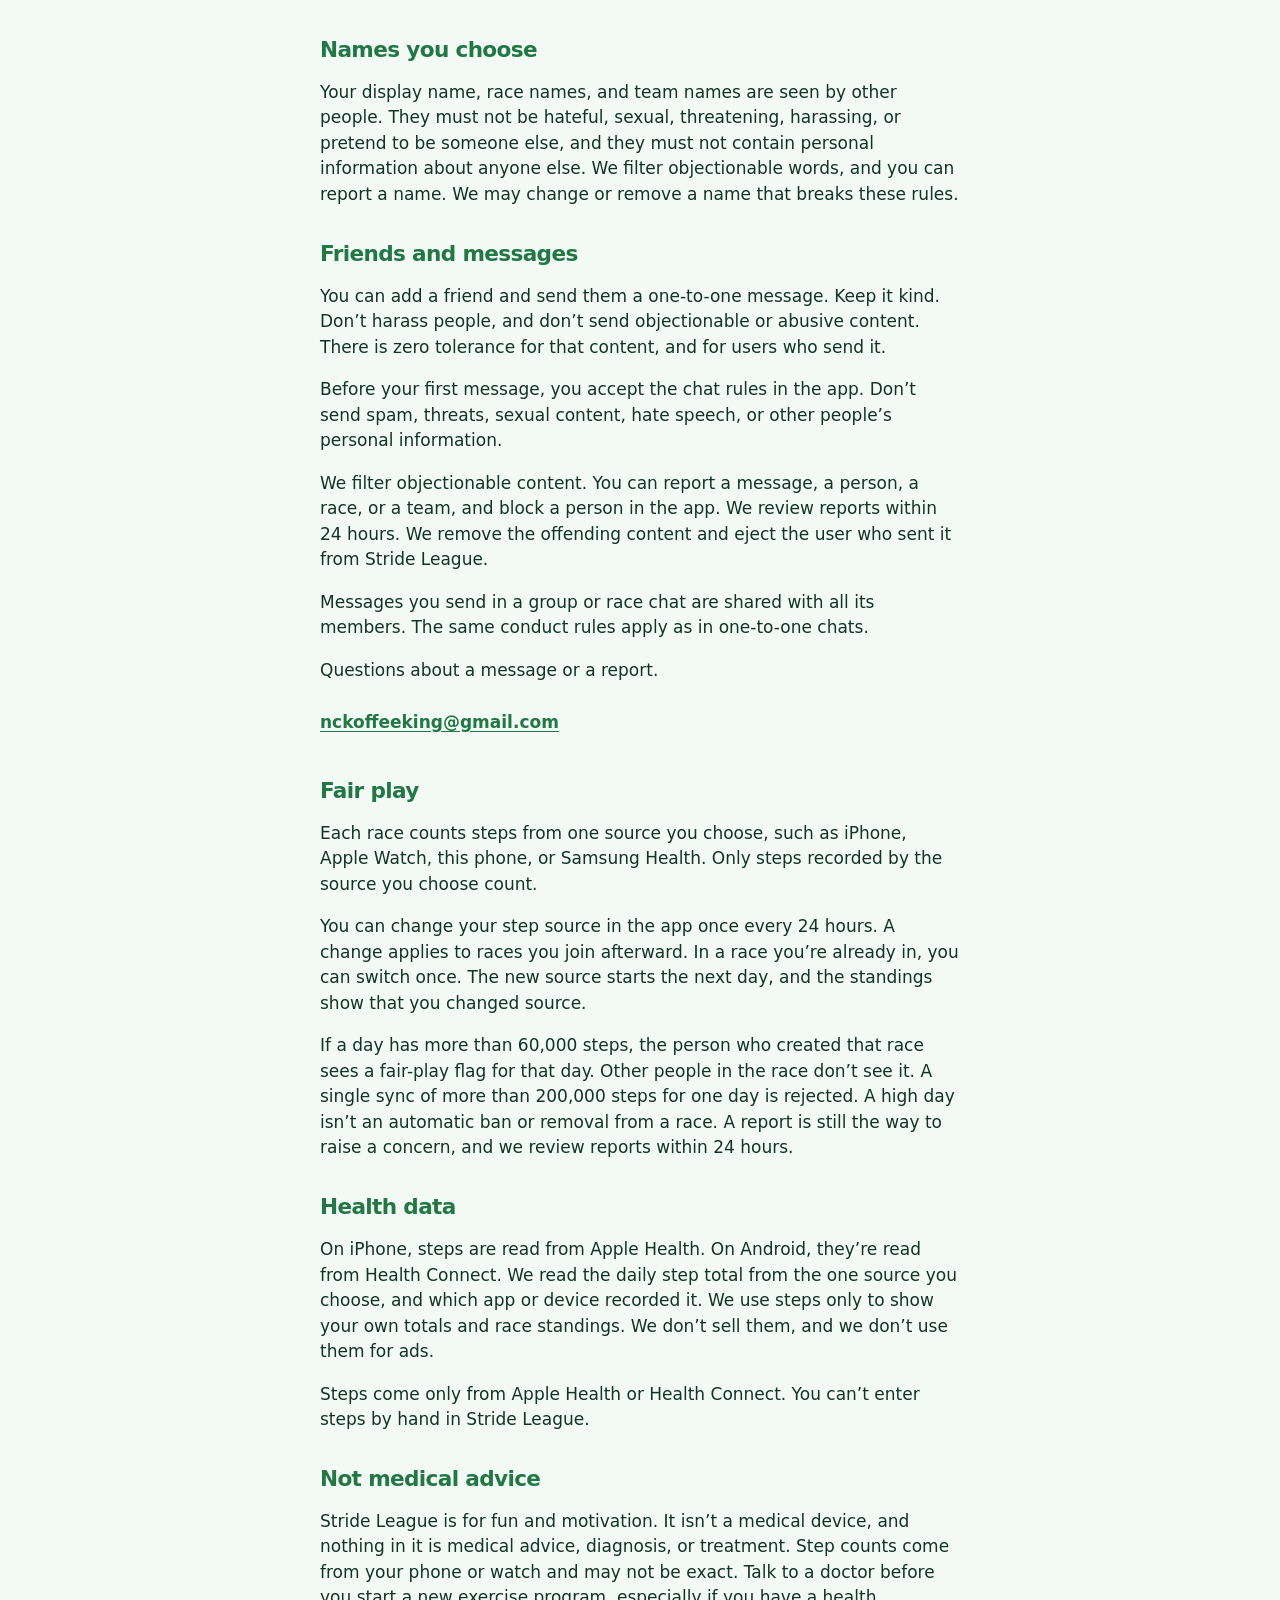
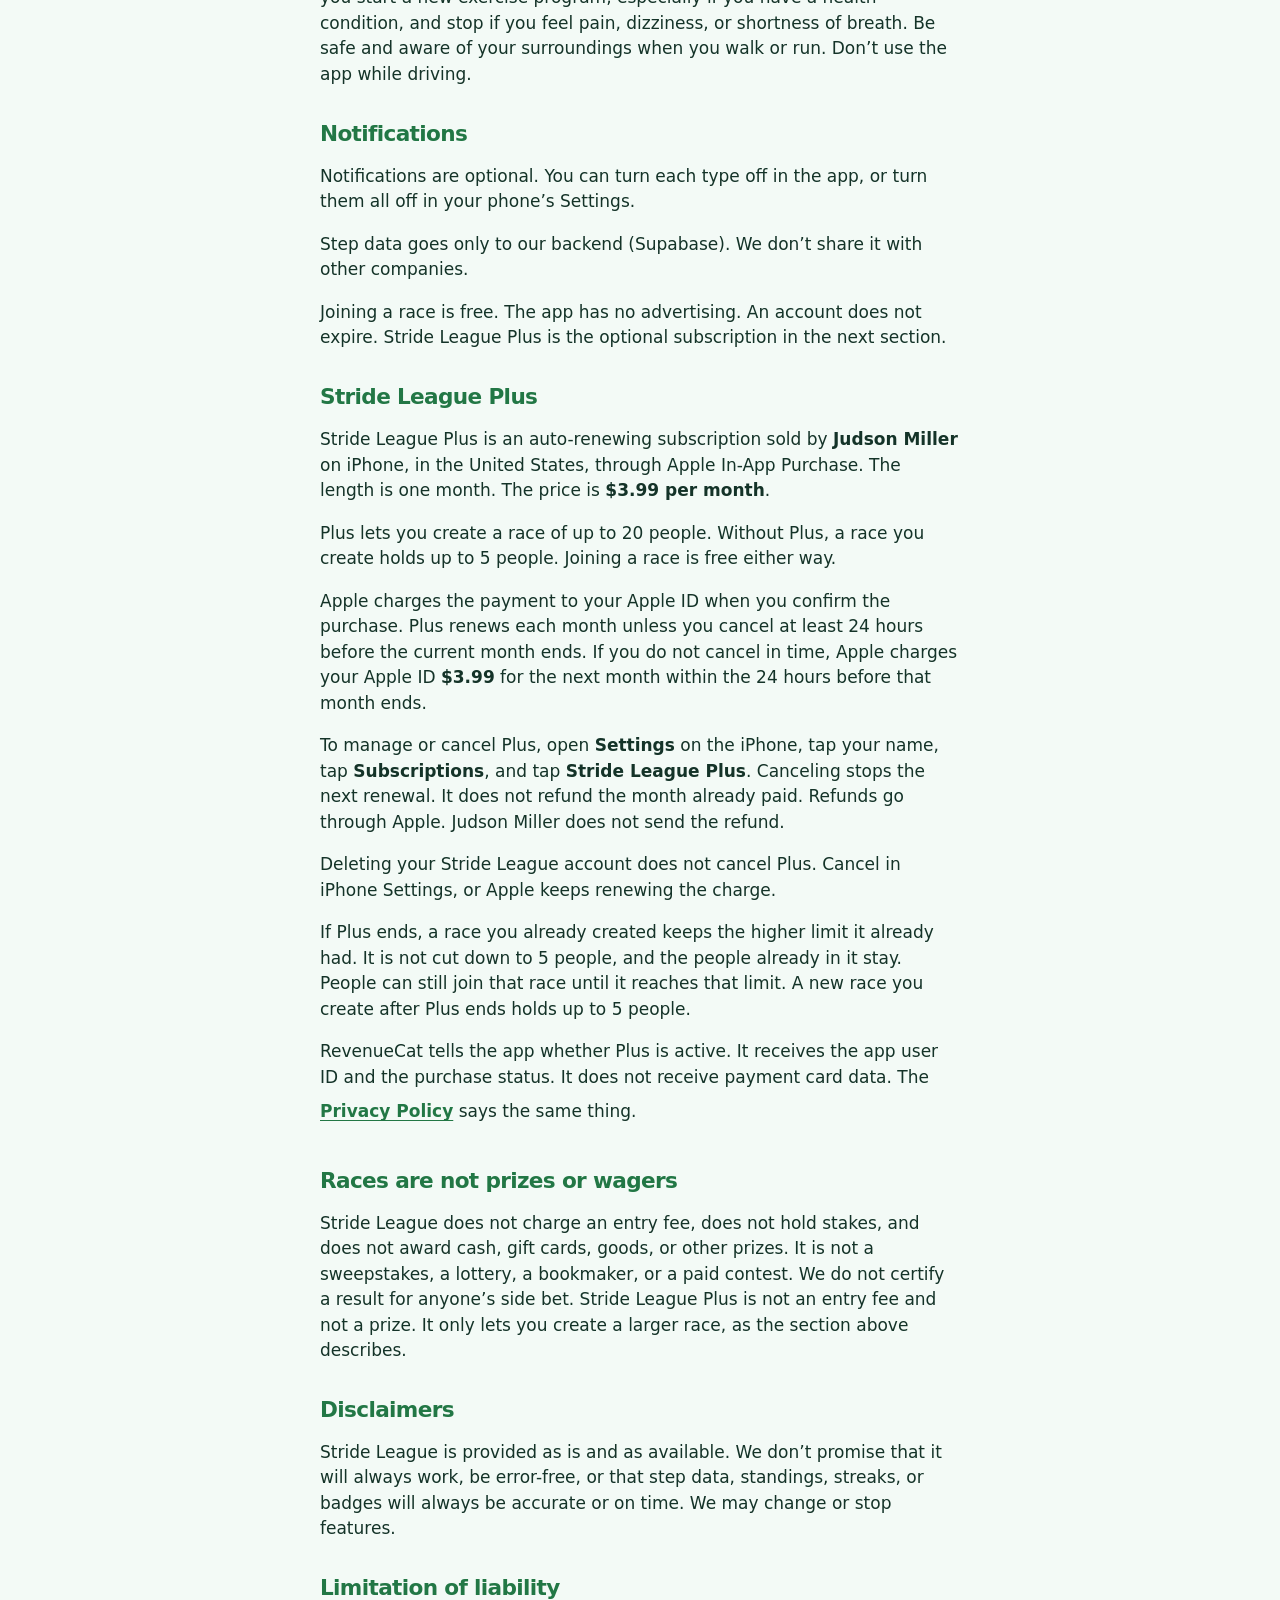
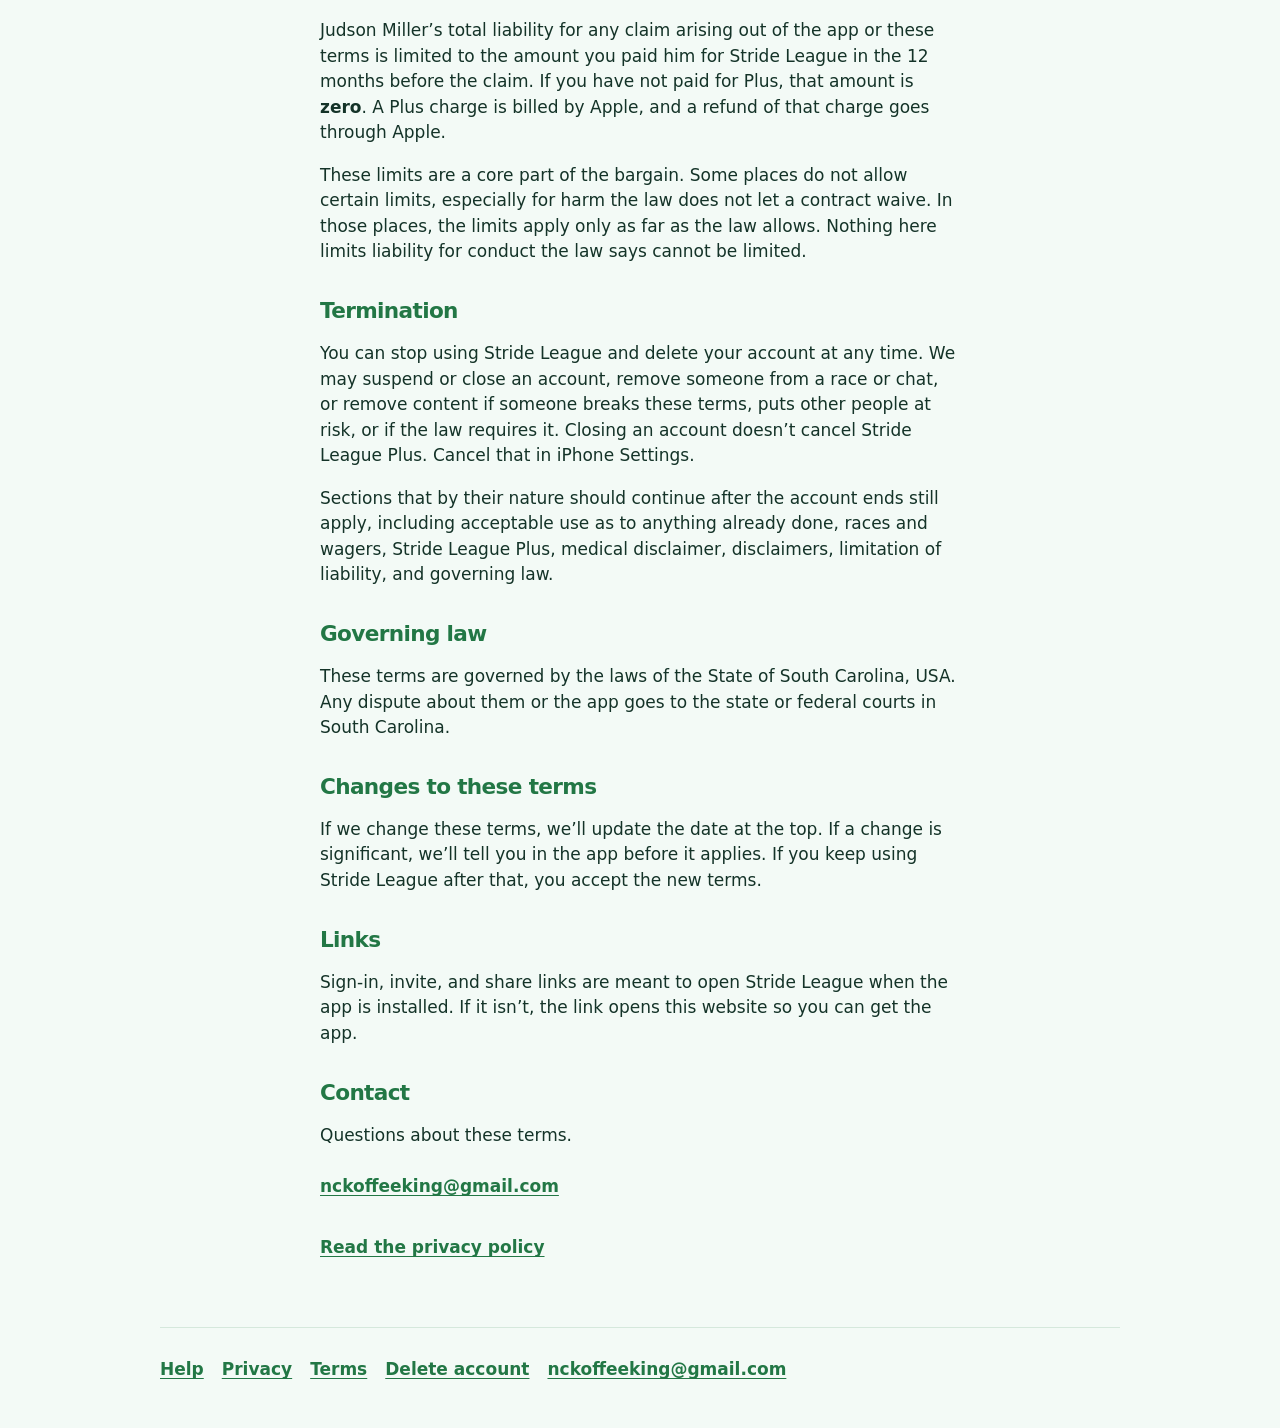
<file: terms.html>
<!DOCTYPE html>
<html lang="en">
<head>
  <!-- Draft, not legal advice -->
  <meta charset="utf-8">
  <meta name="viewport" content="width=device-width, initial-scale=1">
  <title>Terms · Stride League</title>
  <meta name="description" content="Terms for using Stride League, including races, messages, and account deletion.">
  <meta name="theme-color" content="#f3faf6">
  <link rel="canonical" href="https://strideleague.me/terms.html">
  <link rel="icon" href="/favicon.svg" type="image/svg+xml">
  <link rel="stylesheet" href="/site.css">
</head>
<body>
  <a class="skip-link" href="#content">Skip to content</a>
  <header class="wrap site-header">
    <a class="wordmark" href="/">
      <svg viewBox="0 0 32 32" aria-hidden="true">
        <rect width="32" height="32" rx="8" fill="#e5f7ee"/>
        <rect x="6" y="18" width="4" height="8" rx="1.5" fill="#227745"/>
        <rect x="14" y="12" width="4" height="14" rx="1.5" fill="#227745"/>
        <rect x="22" y="6" width="4" height="20" rx="1.5" fill="#227745"/>
      </svg>
      Stride League
    </a>
    <nav class="site-nav" aria-label="Site">
      <a href="/help/">Help</a>
      <a href="/privacy.html">Privacy</a>
      <a href="/terms.html" aria-current="page">Terms</a>
    </nav>
  </header>

  <main id="content" class="wrap sheet prose">
    <h1>Terms</h1>
    <p>These terms cover the Stride League app and strideleague.me. By using the app or this site, you agree to these terms.</p>
    <p>If these terms and the Privacy Policy both talk about deletion, health data, messages, or Stride League Plus, they are meant to say the same thing.</p>
    <p>Effective date: November 3, 2026</p>
    <p>Last updated: November 23, 2026</p>

    <h2>The app</h2>
    <p>Stride League lets a small group race on steps. A race holds up to 5 people, or up to 20 if it was created with Stride League Plus. It runs for a limited time (about 31 days or less; the presets are 7, 14, and 30 days), and uses one timezone. When the time is up, there is a 24-hour window for late step syncs, then the result locks. Only steps inside the race dates count. Standings show how the race is going. They aren’t medical advice. Ties share the place. A rematch is a new race, not a reopening of the locked one.</p>
    <p>A race can be split into teams. Each person picks a team when they join, and the standings show team totals as well as each person’s steps.</p>
    <p>The app also has cheers, streaks, badges, and a Sunday recap of your week. They’re for fun. They aren’t prizes and have no cash value.</p>

    <h2>Who can use Stride League</h2>
    <p>You must be at least 13 to use Stride League. If you’re under 18, a parent or guardian must agree to these terms for you. Stride League isn’t made for children under 13.</p>

    <h2>Your account</h2>
    <p>You can sign in with email, Apple, or Google. Use your own account and give accurate information. You’re responsible for what happens on your account. You can delete the account in the app. Deletion removes the account data we store, including your profile and your personal step totals. You come off races that haven’t locked yet. On a race that has already locked, the counted step totals stay so the result doesn’t change, and your name is replaced with <strong>Former member</strong>. The privacy policy has the details.</p>
    <p>Friend connections, blocks, the one-to-one messages you sent, and the record that you accepted the terms are deleted with the account. One-to-one messages your friend sent you stay in their chat history. Reports you filed, and reports that were filed about you, are kept with your identity removed, for safety review. Messages you’ve already sent in a group or race chat stay visible to its members.</p>
    <p><a href="/delete-account/">Delete your account</a></p>

    <h2>Racing with other people</h2>
    <p>Keep it kind. Don’t harass people, misuse an invite, or fake steps. Don’t use cheers to spam or bother someone. You can report or block another person in the app. We may remove someone from a race, or close an account, when that’s needed to keep Stride League safe.</p>

    <h2>Names you choose</h2>
    <p>Your display name, race names, and team names are seen by other people. They must not be hateful, sexual, threatening, harassing, or pretend to be someone else, and they must not contain personal information about anyone else. We filter objectionable words, and you can report a name. We may change or remove a name that breaks these rules.</p>

    <h2>Friends and messages</h2>
    <p>You can add a friend and send them a one-to-one message. Keep it kind. Don’t harass people, and don’t send objectionable or abusive content. There is zero tolerance for that content, and for users who send it.</p>
    <p>Before your first message, you accept the chat rules in the app. Don’t send spam, threats, sexual content, hate speech, or other people’s personal information.</p>
    <p>We filter objectionable content. You can report a message, a person, a race, or a team, and block a person in the app. We review reports within 24 hours. We remove the offending content and eject the user who sent it from Stride League.</p>
    <p>Messages you send in a group or race chat are shared with all its members. The same conduct rules apply as in one-to-one chats.</p>
    <p>Questions about a message or a report.</p>
    <p><a href="mailto:nckoffeeking@gmail.com">nckoffeeking@gmail.com</a></p>

    <h2>Fair play</h2>
    <p>Each race counts steps from one source you choose, such as iPhone, Apple Watch, this phone, or Samsung Health. Only steps recorded by the source you choose count.</p>
    <p>You can change your step source in the app once every 24 hours. A change applies to races you join afterward. In a race you’re already in, you can switch once. The new source starts the next day, and the standings show that you changed source.</p>
    <p>If a day has more than 60,000 steps, the person who created that race sees a fair-play flag for that day. Other people in the race don’t see it. A single sync of more than 200,000 steps for one day is rejected. A high day isn’t an automatic ban or removal from a race. A report is still the way to raise a concern, and we review reports within 24 hours.</p>

    <h2>Health data</h2>
    <p>On iPhone, steps are read from Apple Health. On Android, they’re read from Health Connect. We read the daily step total from the one source you choose, and which app or device recorded it. We use steps only to show your own totals and race standings. We don’t sell them, and we don’t use them for ads.</p>
    <p>Steps come only from Apple Health or Health Connect. You can’t enter steps by hand in Stride League.</p>

    <h2>Not medical advice</h2>
    <p>Stride League is for fun and motivation. It isn’t a medical device, and nothing in it is medical advice, diagnosis, or treatment. Step counts come from your phone or watch and may not be exact. Talk to a doctor before you start a new exercise program, especially if you have a health condition, and stop if you feel pain, dizziness, or shortness of breath. Be safe and aware of your surroundings when you walk or run. Don’t use the app while driving.</p>

    <h2>Notifications</h2>
    <p>Notifications are optional. You can turn each type off in the app, or turn them all off in your phone’s Settings.</p>
    <p>Step data goes only to our backend (Supabase). We don’t share it with other companies.</p>

    <p>Joining a race is free. The app has no advertising. An account does not expire. Stride League Plus is the optional subscription in the next section.</p>

    <h2>Stride League Plus</h2>
    <p>Stride League Plus is an auto-renewing subscription sold by <strong>Judson Miller</strong> on iPhone, in the United States, through Apple In-App Purchase. The length is one month. The price is <strong>$3.99 per month</strong>.</p>
    <p>Plus lets you create a race of up to 20 people. Without Plus, a race you create holds up to 5 people. Joining a race is free either way.</p>
    <p>Apple charges the payment to your Apple ID when you confirm the purchase. Plus renews each month unless you cancel at least 24 hours before the current month ends. If you do not cancel in time, Apple charges your Apple ID <strong>$3.99</strong> for the next month within the 24 hours before that month ends.</p>
    <p>To manage or cancel Plus, open <strong>Settings</strong> on the iPhone, tap your name, tap <strong>Subscriptions</strong>, and tap <strong>Stride League Plus</strong>. Canceling stops the next renewal. It does not refund the month already paid. Refunds go through Apple. Judson Miller does not send the refund.</p>
    <p>Deleting your Stride League account does not cancel Plus. Cancel in iPhone Settings, or Apple keeps renewing the charge.</p>
    <p>If Plus ends, a race you already created keeps the higher limit it already had. It is not cut down to 5 people, and the people already in it stay. People can still join that race until it reaches that limit. A new race you create after Plus ends holds up to 5 people.</p>
    <p>RevenueCat tells the app whether Plus is active. It receives the app user ID and the purchase status. It does not receive payment card data. The <a href="/privacy.html">Privacy Policy</a> says the same thing.</p>

    <h2>Races are not prizes or wagers</h2>
    <p>Stride League does not charge an entry fee, does not hold stakes, and does not award cash, gift cards, goods, or other prizes. It is not a sweepstakes, a lottery, a bookmaker, or a paid contest. We do not certify a result for anyone’s side bet. Stride League Plus is not an entry fee and not a prize. It only lets you create a larger race, as the section above describes.</p>

    <h2>Disclaimers</h2>
    <p>Stride League is provided as is and as available. We don’t promise that it will always work, be error-free, or that step data, standings, streaks, or badges will always be accurate or on time. We may change or stop features.</p>

    <h2>Limitation of liability</h2>
    <p>Judson Miller’s total liability for any claim arising out of the app or these terms is limited to the amount you paid him for Stride League in the 12 months before the claim. If you have not paid for Plus, that amount is <strong>zero</strong>. A Plus charge is billed by Apple, and a refund of that charge goes through Apple.</p>
    <p>These limits are a core part of the bargain. Some places do not allow certain limits, especially for harm the law does not let a contract waive. In those places, the limits apply only as far as the law allows. Nothing here limits liability for conduct the law says cannot be limited.</p>

    <h2>Termination</h2>
    <p>You can stop using Stride League and delete your account at any time. We may suspend or close an account, remove someone from a race or chat, or remove content if someone breaks these terms, puts other people at risk, or if the law requires it. Closing an account doesn’t cancel Stride League Plus. Cancel that in iPhone Settings.</p>
    <p>Sections that by their nature should continue after the account ends still apply, including acceptable use as to anything already done, races and wagers, Stride League Plus, medical disclaimer, disclaimers, limitation of liability, and governing law.</p>

    <h2>Governing law</h2>
    <p>These terms are governed by the laws of the State of South Carolina, USA. Any dispute about them or the app goes to the state or federal courts in South Carolina.</p>

    <h2>Changes to these terms</h2>
    <p>If we change these terms, we’ll update the date at the top. If a change is significant, we’ll tell you in the app before it applies. If you keep using Stride League after that, you accept the new terms.</p>

    <h2>Links</h2>
    <p>Sign-in, invite, and share links are meant to open Stride League when the app is installed. If it isn’t, the link opens this website so you can get the app.</p>

    <h2>Contact</h2>
    <p>Questions about these terms.</p>
    <p><a href="mailto:nckoffeeking@gmail.com">nckoffeeking@gmail.com</a></p>
    <p><a href="/privacy.html">Read the privacy policy</a></p>
  </main>

  <footer class="wrap site-footer">
    <div class="footer-row">
      <a href="/help/">Help</a>
      <a href="/privacy.html">Privacy</a>
      <a href="/terms.html">Terms</a>
      <a href="/delete-account/">Delete account</a>
      <a href="mailto:nckoffeeking@gmail.com">nckoffeeking@gmail.com</a>
    </div>
  </footer>
</body>
</html>
</file>
<file: site.css>
:root {
  --brand: #227745;
  --ink: #143328;
  --muted: #3d5a4a;
  --bg: #f3faf6;
  --surface: #ffffff;
  --mint: #d8f6e6;
  --mint-deep: #b7ebcf;
  --line: #d5e8dc;
  --badge: #10261c;
  --shadow: 0 16px 40px rgba(20, 51, 40, 0.08);
  --radius: 22px;
  --font: -apple-system, BlinkMacSystemFont, "Segoe UI", system-ui, sans-serif;
  --mono: ui-monospace, "SF Mono", Menlo, Consolas, monospace;
}

*,
*::before,
*::after {
  box-sizing: border-box;
}

html {
  color-scheme: light;
}

body {
  margin: 0;
  min-height: 100vh;
  background:
    radial-gradient(1200px 480px at 50% -80px, #dff8eb 0%, rgba(243, 250, 246, 0) 70%),
    var(--bg);
  color: var(--ink);
  font-family: var(--font);
  font-size: 17px;
  line-height: 1.5;
}

img,
svg {
  display: block;
  max-width: 100%;
}

a {
  color: var(--brand);
  text-underline-offset: 0.16em;
}

a:hover {
  text-decoration-thickness: 2px;
}

:focus-visible {
  outline: 3px solid var(--brand);
  outline-offset: 3px;
}

.skip-link {
  position: absolute;
  left: 16px;
  top: 8px;
  transform: translateY(-140%);
  background: var(--surface);
  color: var(--brand);
  padding: 12px 16px;
  min-height: 44px;
  z-index: 5;
  border-radius: 12px;
}

.skip-link:focus {
  transform: none;
}

.wrap {
  width: min(960px, calc(100% - 32px));
  margin: 0 auto;
}

.site-header {
  display: flex;
  align-items: center;
  justify-content: space-between;
  gap: 12px;
  min-height: 64px;
  padding: 8px 0;
}

.wordmark {
  display: inline-flex;
  align-items: center;
  gap: 10px;
  min-height: 44px;
  color: var(--brand);
  font-weight: 700;
  letter-spacing: -0.02em;
  text-decoration: none;
}

/* Narrow phones: keep the wordmark on one line and let the
   three nav links drop below it instead of running off screen. */
@media (max-width: 420px) {
  .site-header {
    flex-wrap: wrap;
    row-gap: 0;
  }

  .wordmark {
    white-space: nowrap;
  }

  .site-nav {
    margin-left: -12px;
  }
}

.wordmark svg {
  width: 28px;
  height: 28px;
  flex: none;
}

.site-nav {
  display: flex;
  align-items: center;
  gap: 4px;
}

.site-nav a {
  display: inline-flex;
  align-items: center;
  justify-content: center;
  min-height: 44px;
  min-width: 44px;
  padding: 0 12px;
  color: var(--brand);
  font-weight: 600;
  text-decoration: none;
}

.site-nav a:hover {
  text-decoration: underline;
}

.hero {
  padding: 12px 0 28px;
}

.eyebrow {
  margin: 0 0 8px;
  color: var(--brand);
  font-size: 0.95rem;
  font-weight: 650;
  letter-spacing: 0.01em;
}

h1,
h2,
h3 {
  color: var(--brand);
  letter-spacing: -0.03em;
  line-height: 1.15;
  font-weight: 700;
}

h1 {
  margin: 0 0 12px;
  font-size: clamp(2.1rem, 8vw, 3.4rem);
}

.lead {
  margin: 0 0 20px;
  max-width: 38rem;
  font-size: 1.125rem;
  color: var(--ink);
}

.hero-grid {
  display: grid;
  gap: 28px;
}

.store-badge {
  display: inline-flex;
  flex-direction: column;
  align-items: flex-start;
  justify-content: center;
  min-height: 54px;
  min-width: 44px;
  margin: 0;
  padding: 10px 18px 11px 16px;
  border-radius: 14px;
  background: var(--badge);
  color: #fff;
  text-decoration: none;
  line-height: 1.15;
}

a.store-badge:hover {
  background: #1b3b2c;
}

.store-badge-kicker {
  font-size: 0.72rem;
  font-weight: 600;
  letter-spacing: 0.01em;
  opacity: 0.88;
}

.store-badge-name {
  font-size: 1.125rem;
  font-weight: 650;
  letter-spacing: -0.02em;
}

.quiet {
  margin: 12px 0 0;
  color: var(--muted);
  font-size: 0.95rem;
}

.card {
  background: var(--surface);
  border: 1px solid var(--line);
  border-radius: var(--radius);
  box-shadow: var(--shadow);
  padding: 18px 18px 16px;
}

.card h2 {
  margin: 0;
  font-size: 1.15rem;
}

.sample-note {
  margin: 4px 0 12px;
  color: var(--muted);
  font-size: 0.9rem;
}

.standings {
  list-style: none;
  margin: 0;
  padding: 0;
}

.standings li + li {
  margin-top: 10px;
}

.standing-row {
  display: flex;
  justify-content: space-between;
  gap: 12px;
  align-items: baseline;
  min-height: 28px;
}

.who {
  font-weight: 650;
}

.tally {
  color: var(--brand);
  font-variant-numeric: tabular-nums;
  font-weight: 650;
}

.track {
  height: 8px;
  margin-top: 6px;
  border-radius: 999px;
  background: #e7f6ee;
  overflow: hidden;
}

.fill {
  height: 100%;
  border-radius: inherit;
  background: linear-gradient(90deg, var(--mint-deep), #7ddea6);
}

.section {
  padding: 8px 0 36px;
}

.section h2 {
  margin: 0 0 16px;
  font-size: 1.7rem;
}

.steps {
  list-style: none;
  margin: 0;
  padding: 0;
  display: grid;
  gap: 12px;
}

.steps li {
  display: grid;
  grid-template-columns: 44px 1fr;
  gap: 12px;
  align-items: start;
  background: var(--surface);
  border: 1px solid var(--line);
  border-radius: 18px;
  padding: 14px;
}

.num {
  display: grid;
  place-items: center;
  width: 44px;
  height: 44px;
  border-radius: 14px;
  background: var(--mint);
  color: var(--brand);
  font-weight: 750;
}

.steps h3 {
  margin: 2px 0 4px;
  color: var(--brand);
  font-size: 1.125rem;
  font-weight: 700;
}

.steps p {
  margin: 0;
  color: var(--ink);
  font-weight: 400;
}

.promise {
  background: var(--surface);
  border: 1px solid var(--line);
  border-radius: var(--radius);
  padding: 20px 18px;
}

.promise p {
  margin: 0 0 12px;
  max-width: 40rem;
}

.promise a {
  display: inline-flex;
  align-items: center;
  min-height: 44px;
  font-weight: 650;
}

.faq {
  display: grid;
  gap: 12px;
}

.faq-item {
  background: var(--surface);
  border: 1px solid var(--line);
  border-radius: 18px;
  padding: 14px 16px;
}

.faq-item h3 {
  margin: 2px 0 6px;
  color: var(--brand);
  font-size: 1.125rem;
  font-weight: 700;
}

.faq-item p {
  margin: 0;
  max-width: 40rem;
}

.faq-item p + p {
  margin-top: 8px;
}

.faq-item a {
  display: inline-flex;
  align-items: center;
  min-height: 44px;
  font-weight: 650;
}

.store-slot .store-line {
  margin: 0 0 8px;
}

.site-footer {
  border-top: 1px solid var(--line);
  padding: 20px 0 36px;
}

.footer-row {
  display: flex;
  flex-wrap: wrap;
  gap: 8px 18px;
  align-items: center;
}

.site-footer a {
  display: inline-flex;
  align-items: center;
  min-height: 44px;
  font-weight: 600;
}

.footer-note {
  margin: 4px 0 0;
  color: var(--muted);
  font-size: 0.95rem;
}

.sheet {
  padding: 8px 0 40px;
}

.sheet h1 {
  font-size: clamp(2rem, 7vw, 2.8rem);
}

.prose {
  max-width: 40rem;
}

.prose h2 {
  margin: 1.6em 0 0.4em;
  font-size: 1.35rem;
}

.prose p,
.prose li {
  color: var(--ink);
}

.prose ul,
.prose ol {
  margin: 0.4em 0 0;
  padding-left: 1.2em;
}

.prose li > ul {
  margin-top: 0.35em;
}

.prose li + li {
  margin-top: 0.35em;
}

.prose a {
  display: inline-flex;
  align-items: center;
  min-height: 44px;
  min-width: 44px;
  font-weight: 650;
}

.code-block {
  margin: 8px 0 18px;
  padding: 16px 16px 14px;
  background: var(--surface);
  border: 1px solid var(--line);
  border-radius: var(--radius);
  box-shadow: var(--shadow);
}

.code-label {
  margin: 0;
  color: var(--muted);
  font-size: 0.95rem;
  font-weight: 650;
}

.code-value {
  margin: 6px 0 14px;
  color: var(--brand);
  font-family: var(--mono);
  font-size: clamp(1.8rem, 9vw, 2.8rem);
  font-weight: 750;
  letter-spacing: 0.08em;
  line-height: 1.2;
  word-break: break-all;
  user-select: all;
}

.copy-button {
  appearance: none;
  width: 100%;
  min-height: 44px;
  border: 0;
  border-radius: 14px;
  background: var(--brand);
  color: #fff;
  font: inherit;
  font-weight: 700;
  padding: 12px 16px;
  cursor: pointer;
}

.copy-button:hover {
  background: #1b6339;
}

.copy-button.is-copied {
  background: #1b6339;
}

a.testflight-link {
  display: inline-flex;
  align-items: center;
  justify-content: center;
  margin: 0 0 14px;
  text-align: center;
  text-decoration: none;
}

a.testflight-link:hover {
  text-decoration: none;
}

.copy-status:empty {
  display: none;
}

.copy-status {
  margin: 10px 0 0;
  color: var(--muted);
}

.store-slot {
  margin: 8px 0 4px;
}

.fine-print {
  max-width: 38rem;
  color: var(--muted);
}

.home-link {
  display: inline-flex;
  align-items: center;
  min-height: 44px;
  margin-top: 8px;
  font-weight: 650;
}

@media (min-width: 800px) {
  .wrap {
    width: min(960px, calc(100% - 64px));
  }

  .hero {
    padding-top: 28px;
  }

  .hero-grid {
    grid-template-columns: 1.1fr 0.9fr;
    align-items: center;
    gap: 40px;
  }

  .steps {
    grid-template-columns: repeat(3, 1fr);
  }

  .steps li {
    grid-template-columns: 1fr;
  }

  .copy-button {
    width: auto;
    min-width: 180px;
  }
}

@media (forced-colors: active) {
  .store-badge,
  .copy-button,
  .card,
  .steps li,
  .faq-item,
  .promise {
    border: 1px solid ButtonText;
  }
}
</file>
